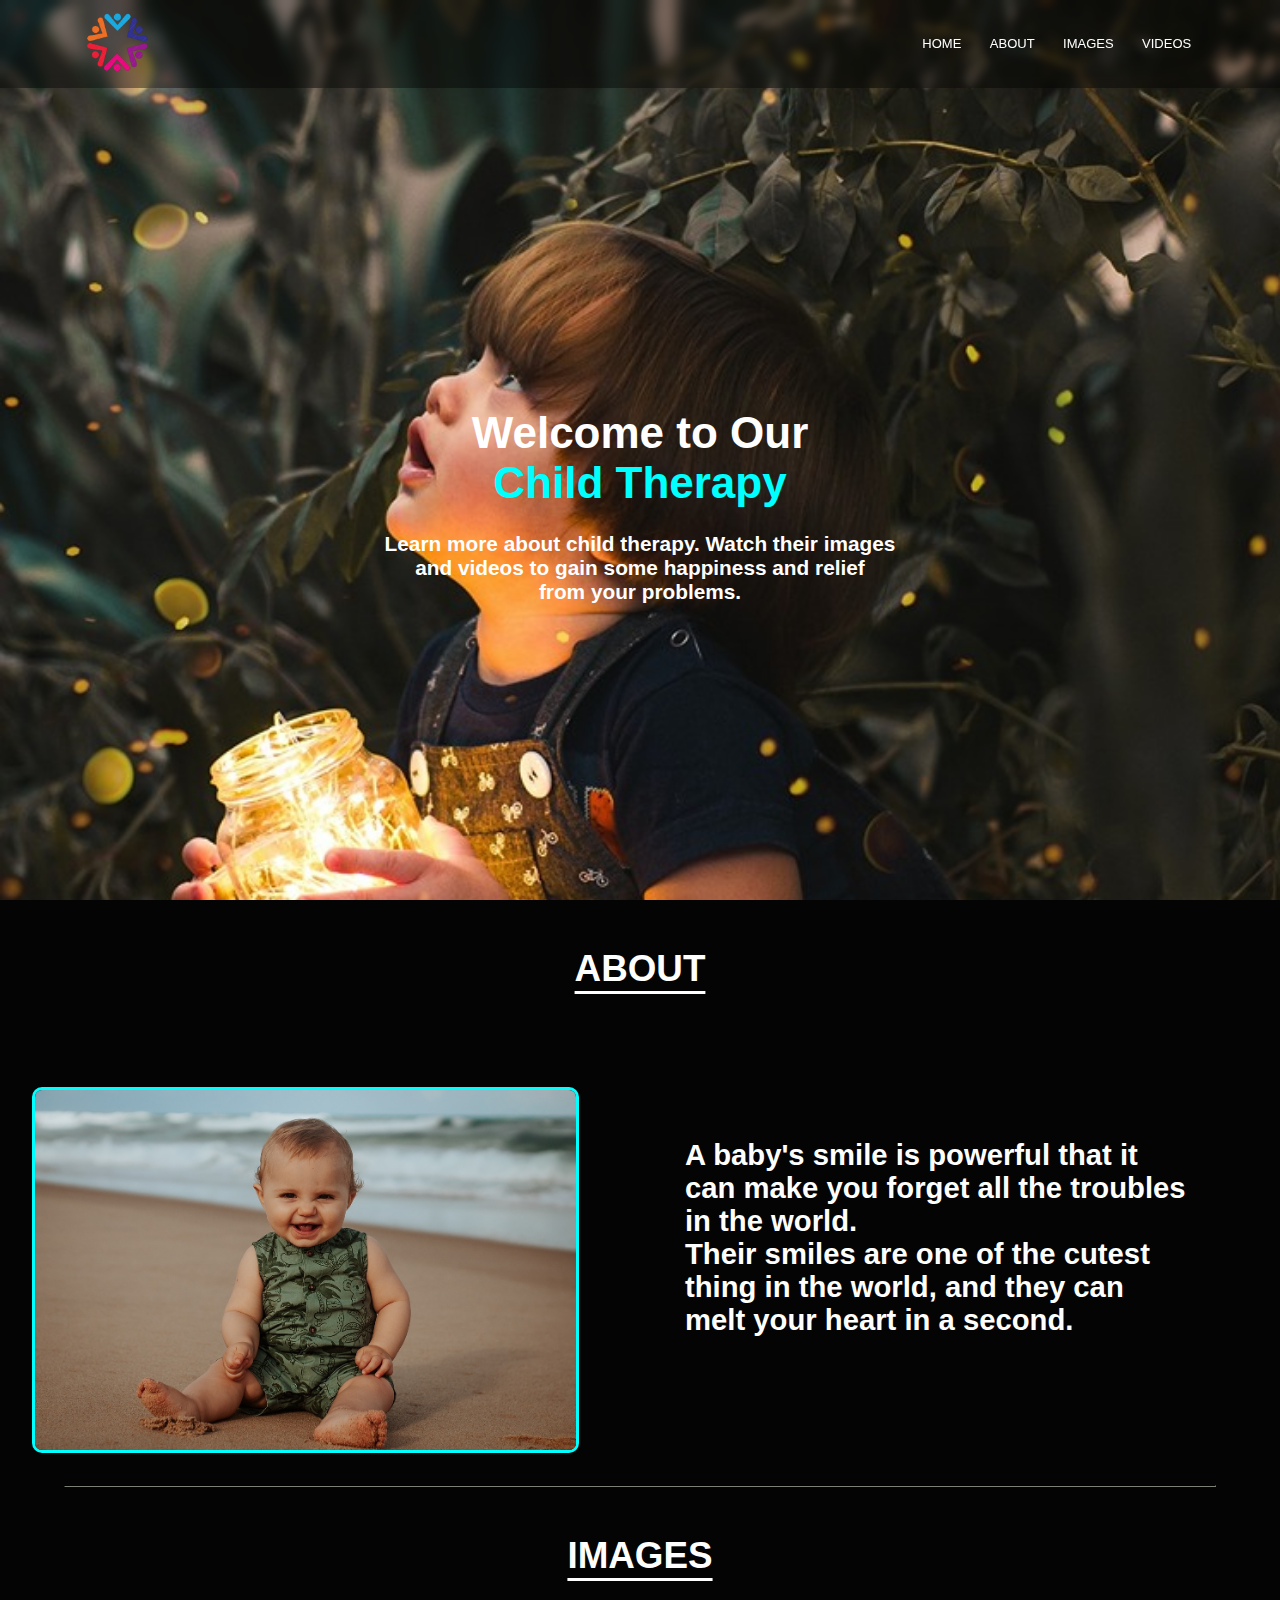
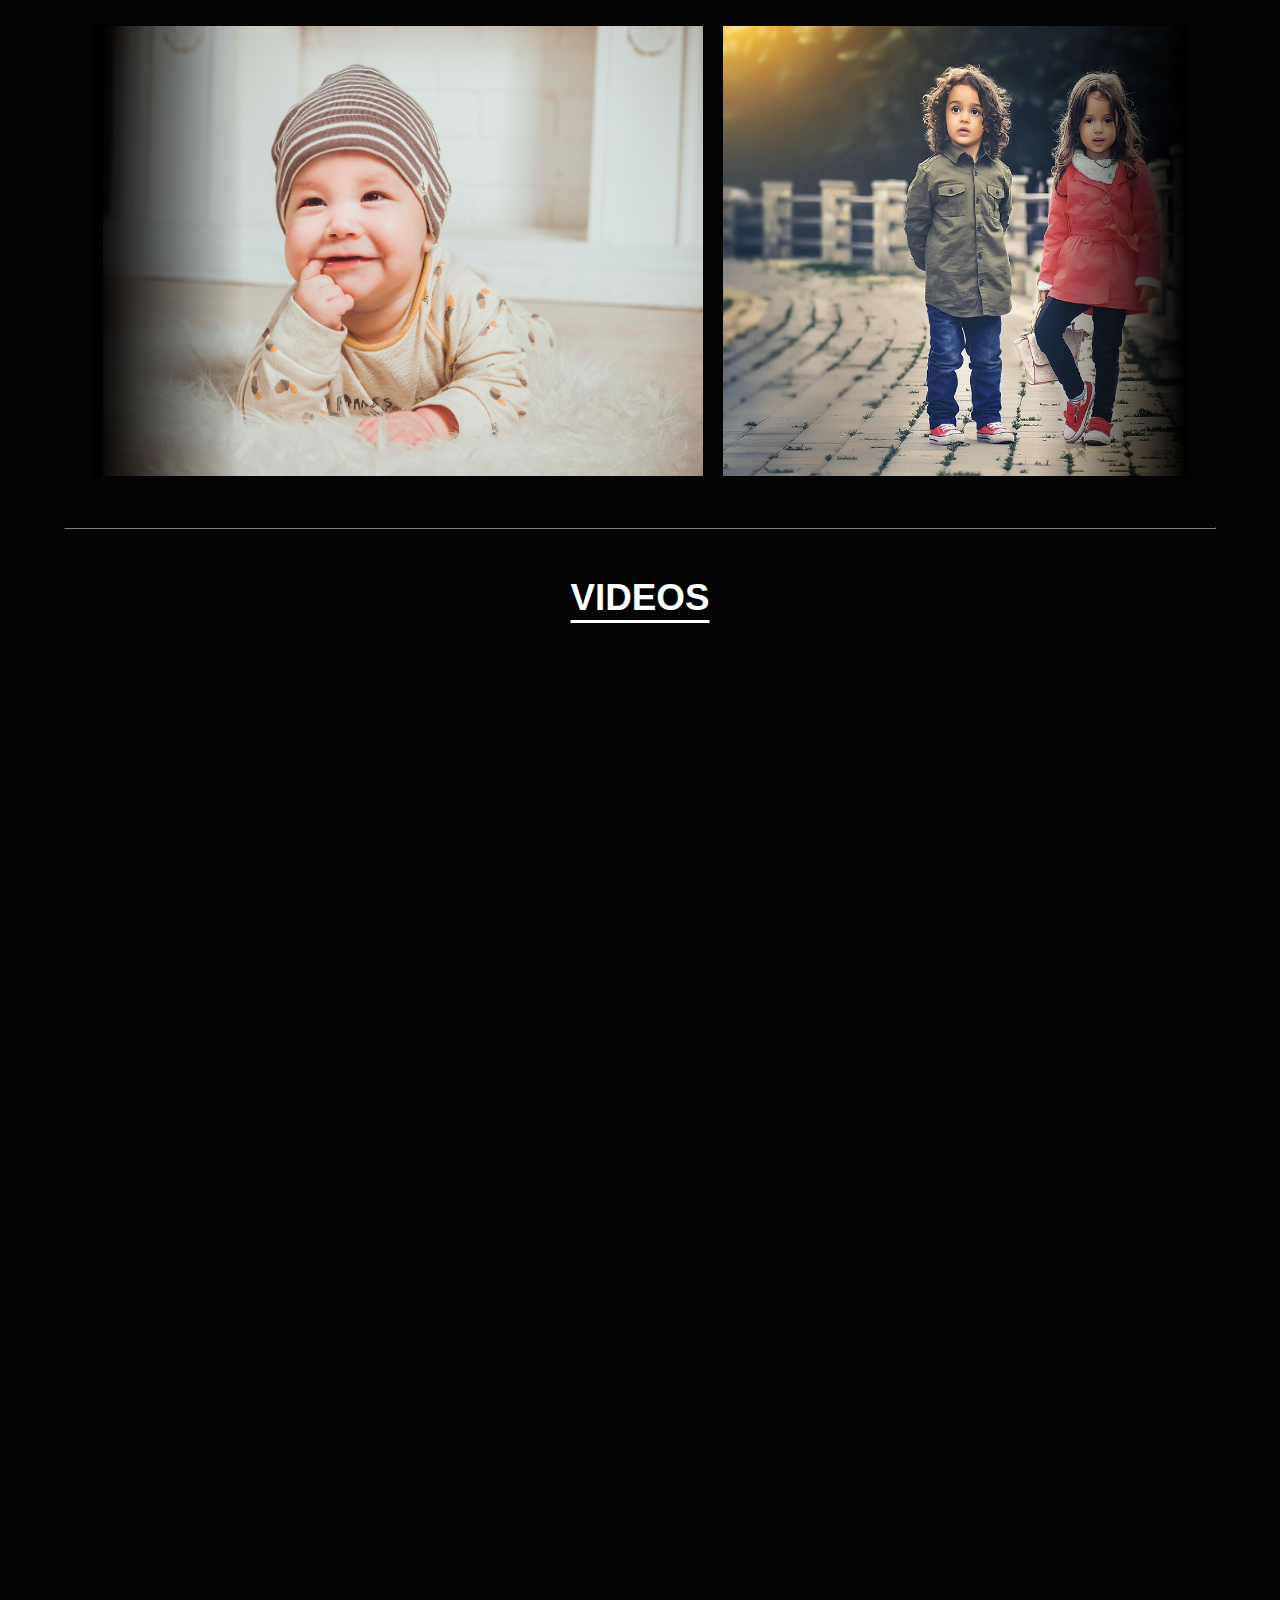
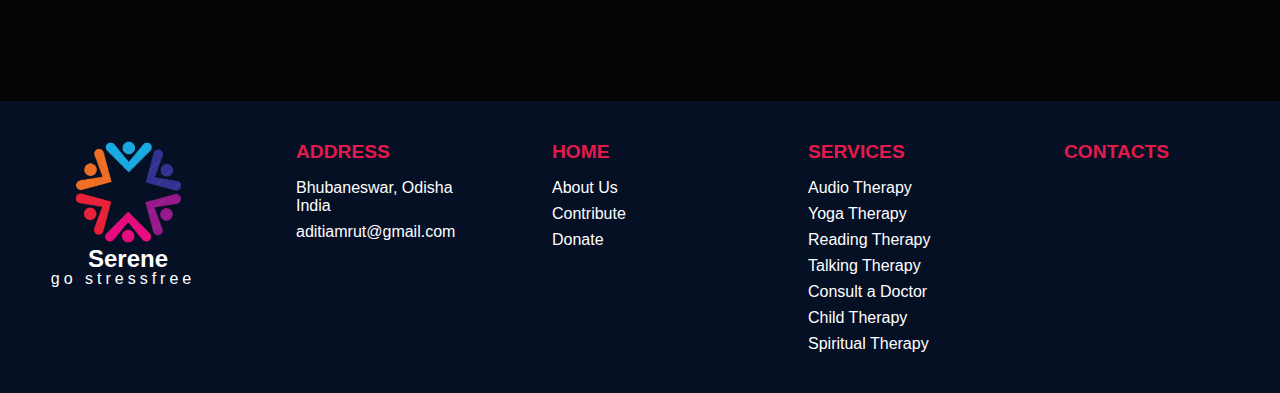
<file: html/childTherapy.html>
<!DOCTYPE html>
<html lang="en">

<head>
  <meta charset="UTF-8" />
  <meta http-equiv="X-UA-Compatible" content="IE=edge" />
  <meta name="viewport" content="width=device-width, initial-scale=1.0" />
  <link rel="icon" href="/images/favicon-enhanced.png" />
  <link rel="preconnect" href="https://fonts.googleapis.com" />
  <link rel="preconnect" href="https://fonts.gstatic.com" crossorigin />
  <link rel="stylesheet" text="text/CSS"
    href="https://cdnjs.cloudflare.com/ajax/libs/font-awesome/6.1.1/css/all.min.css" />
  <link href="https://fonts.googleapis.com/css2?family=Inter:wght@100;400;700&display=swap" rel="stylesheet" />
  <title>Serene - Child Therapy</title>
  <link rel="stylesheet" href="../css/childTherapy.css" />
</head>

<body>
  <!-- Navbar Section -->
  <nav>
    <a href="../index.html"><img class="audio-logo" src="../logo.png" alt="Logo" /></a>

    <div class="nav-links" id="navLinks">
      <ul>
        <li><a href="../index.html">HOME</a></li>
        <li><a href="#about" class=".smooth-scroll">ABOUT</a></li>
        <li><a href="#images" class=".smooth-scroll">IMAGES </a></li>
        <li><a href="#videos" class=".smooth-scroll">VIDEOS </a></li>
      </ul>
    </div>
    <div class="hamburger" id="ham">
      <svg stroke="currentColor" fill="currentColor" stroke-width="0" viewBox="0 0 1024 1024" height="1em" width="1em"
        xmlns="http://www.w3.org/2000/svg">
        <path
          d="M904 160H120c-4.4 0-8 3.6-8 8v64c0 4.4 3.6 8 8 8h784c4.4 0 8-3.6 8-8v-64c0-4.4-3.6-8-8-8zm0 624H120c-4.4 0-8 3.6-8 8v64c0 4.4 3.6 8 8 8h784c4.4 0 8-3.6 8-8v-64c0-4.4-3.6-8-8-8zm0-312H120c-4.4 0-8 3.6-8 8v64c0 4.4 3.6 8 8 8h784c4.4 0 8-3.6 8-8v-64c0-4.4-3.6-8-8-8z">
        </path>
      </svg>
    </div>

  </nav>

  <!-- Mobile Layout Navbar -->
  <div class="menu" id="menu">
    <ul class="menu-link">
      <li><a href="../index.html">HOME</a></li>
      <li><a class="close" href="#about">ABOUT</a></li>
      <li><a class="close" href="#images">IMAGES </a></li>
      <li><a class="close" href="#videos">VIDEOS </a></li>
    </ul>
  </div>
  <!-- Mobile Layout Navbar Ends Here -->

  <!-- Navbar Section Ends Here -->

  <div class="menu" id="menu">
    <ul class="menu-link">
      <li><a href="../index.html">HOME</a></li>
      <li><a class="close" href="#about">ABOUT</a></li>
      <li><a class="close" href="#images">IMAGES </a></li>
      <li><a class="close" href="#videos">VIDEOS </a></li>
    </ul>
  </div>
  <header>
    <div class="center">
      <h1 id="title">Welcome to Our <br><span class="heading-span">Child Therapy</span></h1>
      <h3 id="subtitle">Learn more about child therapy. Watch their images<br> and videos to gain some happiness and
        relief <br> from your problems.</h3>
    </div>
  </header>
  <section id="about" class="about">
    <h1 class="section-headings">ABOUT</h1>
    <div class="bfit">
      <img src="../images/about-child.jpg" width="700" height="600">
      <div class="btext">
        <div class="baby-text">
          <div class="baby-text">
            <h3>A baby's smile is powerful that it can make you forget all the troubles </h3>
          </div>
          <div class="baby-text">
            <h3>in the world.</h3>
          </div>
          <div class="baby-text">
            <h3>Their smiles are one of the cutest thing in the world, and they can</h3>
          </div>
          <div class="baby-text">
            <h3> melt your heart in a second.</h3>
          </div>
        </div>

      </div>
    </div>
    </div>
  </section>
  <hr />
  <section id="images">
    <h1 class="section-headings">IMAGES</h1>
    <div class="main-scroll-div">
      <div>
        <button class="icon" onclick="scrolll()"> <i class="fas fa-angle-double-left"></i></button>
      </div>
      <div class="cover">
        <div class="scroll-images">
          <div class="child"><img class="child-img" src="../images/slider-8.jpg" alt="image"></div>
          <div class="child"><img class="child-img" src="../images/slider-3.jpg" alt="image"></div>
          <div class="child"><img class="child-img" src="../images/slider-4.jpg" alt="image"></div>
          <div class="child"><img class="child-img" src="../images/slider-5.jpg" alt="image"></div>
          <div class="child"><img class="child-img" src="../images/slider-6.jpg" alt="image"></div>
          <div class="child"><img class="child-img" src="../images/slider-2.jpg" alt="image"></div>
          <div class="child"><img class="child-img" src="../images/slider-7.jpg" alt="image"></div>
          <div class="child"><img class="child-img" src="../images/slider-8.jpg" alt="image"></div>
          <div class="child"><img class="child-img" src="../images/slider-9.jpg" alt="image"></div>
        </div>
      </div>
      <div>
        <button class="icon" onclick="scrollr()"> <i class="fas fa-angle-double-right"></i></button>
      </div>
    </div>

    <br>
  </section>
  <hr />
  <!-- Video Section  -->
  <section id="videos">
    <h1 class="section-headings">VIDEOS</h1>
    <div class="collection">
      <div class="video">
        <iframe width="560" height="315" src="https://www.youtube.com/embed/myz0kxHLnLU" title="YouTube video player"
          frameborder="0"
          allow="accelerometer; autoplay; clipboard-write; encrypted-media; gyroscope; picture-in-picture"
          allowfullscreen></iframe>
      </div>
      <div class="video">
        <iframe width="560" height="315" src="https://www.youtube.com/embed/zs21cKJs87E" title="YouTube video player"
          frameborder="0"
          allow="accelerometer; autoplay; clipboard-write; encrypted-media; gyroscope; picture-in-picture"
          allowfullscreen></iframe>
      </div>
      <div class="video">
        <iframe width="560" height="315" src="https://www.youtube.com/embed/1YBheuHma8I" title="YouTube video player"
          frameborder="0"
          allow="accelerometer; autoplay; clipboard-write; encrypted-media; gyroscope; picture-in-picture"
          allowfullscreen></iframe>
      </div>
      <div class="video">
        <iframe width="560" height="315" src="https://www.youtube.com/embed/L49VXZwfup8" title="YouTube video player"
          frameborder="0"
          allow="accelerometer; autoplay; clipboard-write; encrypted-media; gyroscope; picture-in-picture"
          allowfullscreen></iframe>
      </div>
      <div class="video">
        <iframe width="560" height="315" src="https://www.youtube.com/embed/gB12TV38QBo" title="YouTube video player"
          frameborder="0"
          allow="accelerometer; autoplay; clipboard-write; encrypted-media; gyroscope; picture-in-picture"
          allowfullscreen></iframe>
      </div>
      <div class="video">
        <iframe width="560" height="315" src="https://www.youtube.com/embed/GZECezeVg08" title="YouTube video player"
          frameborder="0"
          allow="accelerometer; autoplay; clipboard-write; encrypted-media; gyroscope; picture-in-picture"
          allowfullscreen></iframe>
      </div>
    </div>
  </section>


  <!-- footer start -->
  <footer>
    <div class="footer-container">
      <!--logo and info column-->
      <div class="col">
        <!--logo insert-->
        <img src="../logo.png" alt="logo" class="footlogo" />
        <div class="footercontent">
          <h2 class="footerheading">Serene</h2>
          <p class="footerpara">go stressfree</p>
        </div>
      </div>

      <!--ADDRESS COLUMN-->

      <div class="footer-side-col">
        <div class="col">
          <h3>
            ADDRESS
            <div class="underline"><span></span></div>
          </h3>
          <p>Bhubaneswar, Odisha &nbsp;&nbsp;&nbsp; India</p>
          <p class="email-id"><a href="mailto:aditiamrut@gmail.com">aditiamrut@gmail.com</a></p>
        </div>
        <!--HOME COLUMN-->
        <div class="col">
          <h3>HOME</h3>
          <ul>
            <li><a href="#about">About Us</a></li>
            <li>
              <a href="#">Contribute</a>
            </li>
            <li>
              <a href="#">Donate</a>
            </li>
          </ul>
        </div>
        <!--OUR SERVICES COLUMN-->
        <div class="col">
          <h3>
            SERVICES
            <div class="underline"><span></span></div>
          </h3>
          <ul>
            <li>
              <a href="audioTherapy.html">Audio Therapy</a>
            </li>
            <li>
              <a href="yogatherapy.html">Yoga Therapy</a>
            </li>
            <li>
              <a href="readingTherapy.html">Reading Therapy</a>
            </li>
            <li>
              <a href="talkingTherapy.html">Talking Therapy</a>
            </li>
            <li>
              <a href="https://www.practo.com/counselling-psychology">Consult a Doctor</a>
            </li>
            <li>
              <a href="childTherapy.html">Child Therapy</a>
            </li>
            <li>
              <a href="spirituality.html">Spiritual Therapy</a>
            </li>
          </ul>
        </div>
        <!--CONTACTS COLUMN-->
        <div class="col">
          <h3>
            CONTACTS
            <div class="underline"><span></span></div>
          </h3>
          <div class="social-menu">
            <ul>
              <a href="https://twitter.com/aditiprusty" target="_blank">
                <li><i class="fab fa-2x fa-twitter"></i></li>
              </a>
              <a href="https://github.com/aditiprusty" target="_blank">
                <li><i class="fab fa-2x fa-github"></i></li>
              </a>
              <a href="https://www.linkedin.com/in/aditi-prusty-44987822b/" target="_blank">
                <li><i class="fab fa-2x fa-linkedin-in"></i></li>
              </a>
            </ul>
          </div>
        </div>
      </div>
    </div>
    </div>
  </footer>

  <script src="childTherapy.js"></script>
</body>

</html>
</file>
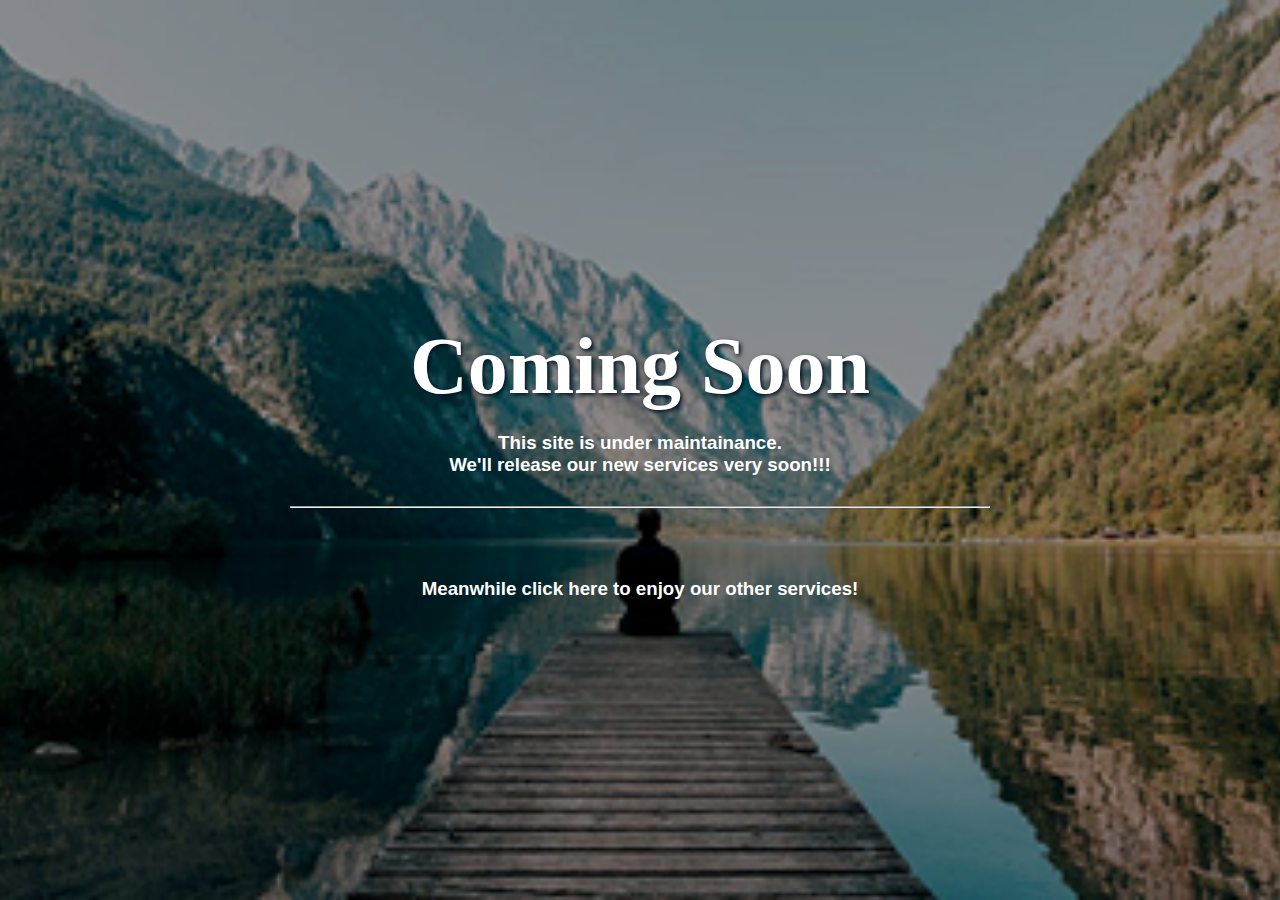
<file: html/comingSoon.html>
<!DOCTYPE html>
<html lang="en">
  <head>
    <meta charset="UTF-8" />
    <meta http-equiv="X-UA-Compatible" content="IE=edge" />
    <meta name="viewport" content="width=device-width, initial-scale=1.0" />
    <link rel ="icon" href="../images/favicon-enhanced.png">
    <link rel="stylesheet" href="../css/styles.css" />
    <link rel="preconnect" href="https://fonts.googleapis.com">
<link rel="preconnect" href="https://fonts.gstatic.com" crossorigin>
<link href="https://fonts.googleapis.com/css2?family=Cedarville+Cursive&family=Dancing+Script&family=Itim&family=Oleo+Script+Swash+Caps&family=Permanent+Marker&display=swap" rel="stylesheet">
    <title>Serene - Coming Soon</title>
  </head>
  <body>
      <h1>Coming Soon</h1>
      <h3>This site is under maintainance.<br />We'll release our new services very
        soon!!!</h3>
      <hr>
      <p id="launch"></p>
      <h3><a href="https://Serene-stress-free.netlify.app/#services">Meanwhile click here to enjoy our other services!</a></h3>
  
    </body>
<!--     <script src="../js/comingSoon.js"></script> -->
</html>
</file>
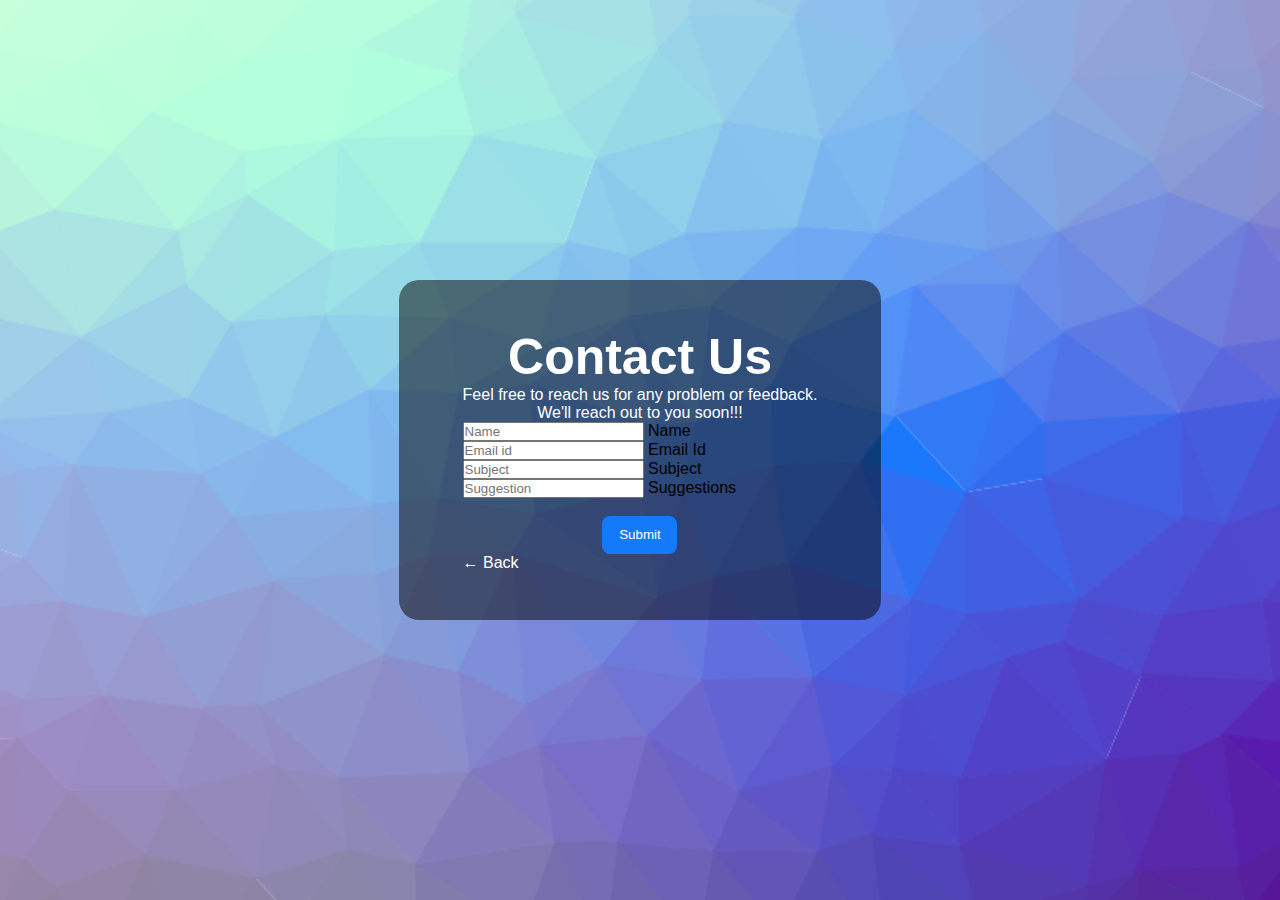
<file: html/contact.html>
<!DOCTYPE html>
<html lang="en">

<head>
    <meta charset="UTF-8" />
    <meta http-equiv="X-UA-Compatible" content="IE=edge" />
    <meta name="viewport" content="width=device-width, initial-scale=1.0" />
    <link rel="icon" href="/images/favicon-enhanced.png">
    <title>Serene - Contact Us</title>
    <link rel="stylesheet" href="css/contact.css" />
    <link rel="stylesheet" href="https://cdn.jsdelivr.net/npm/bootstrap@5.2.0/dist/css/bootstrap.min.css">
</head>

<body onload="myfunction()">
    <div id="load"></div>
    <!-- Contact Us Section -->
    <section id="contact">
        <div class="form-container">
            <div class="header">
                <h1>Contact Us</h1>
                <p>
                    Feel free to reach us for any problem or feedback.<br />We'll reach
                    out to you soon!!!
                </p>
            </div>

            <form action="https://formspree.io/f/mvoygqdg" method="POST">
                <div class="form-floating mb-3">
                    <input type="text" name="name" class="name form-control" id="floatingInput" placeholder="Name" required>
                    <label for="name">Name</label>
                </div>

                <div class="form-floating mb-3">
                    <input type="email" name="email" class="email form-control" id="floatingInput" placeholder="Email id" required>
                    <label for="email">Email Id</label>
                </div>

                <div class="form-floating mb-3">
                    <input type="text" name="subject" class="subject form-control" id="floatingInput" placeholder="Subject" required>
                    <label for="subject">Subject</label>
                </div>

                <div class="form-floating mb-3">
                    <input type="text" name="suggestion" class="suggestion form-control" id="floatingInput" placeholder="Suggestion" required>
                    <label for="suggestion">Suggestions</label>
                </div>

                <a class="atag" href="mailto:Serene665@gmail.com"><button type="submit" class="btn">Submit</button></a>
            </form>
            <p><a class="tag" href="../index.html">&#8592; Back</a></p>
        </div>
    </section>
    <script>
        var preloader = document.getElementById('load');
        function myfunction(){
            preloader.style.display='none';
        }
    </script>
</body>

</html>
<script src="https://cdn.jsdelivr.net/npm/bootstrap@5.2.0/dist/js/bootstrap.bundle.min.js"></script>
</file>
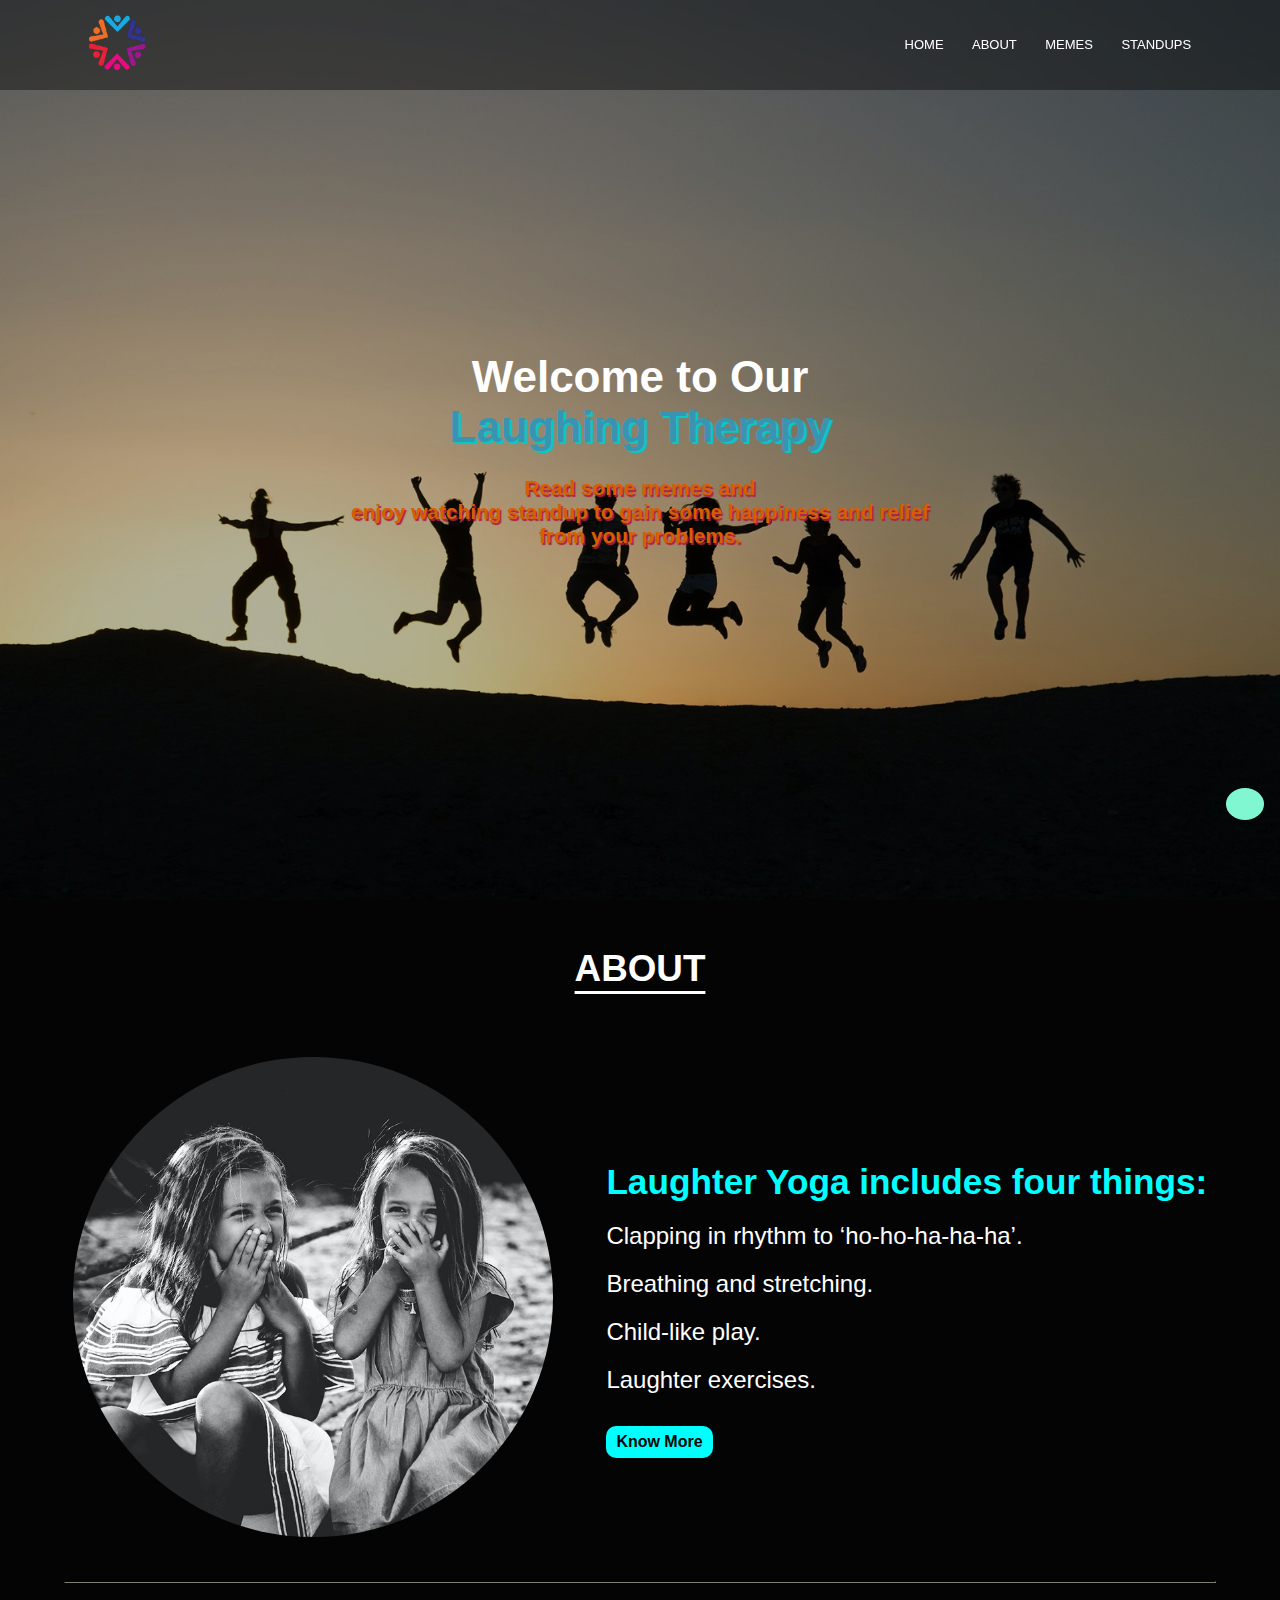
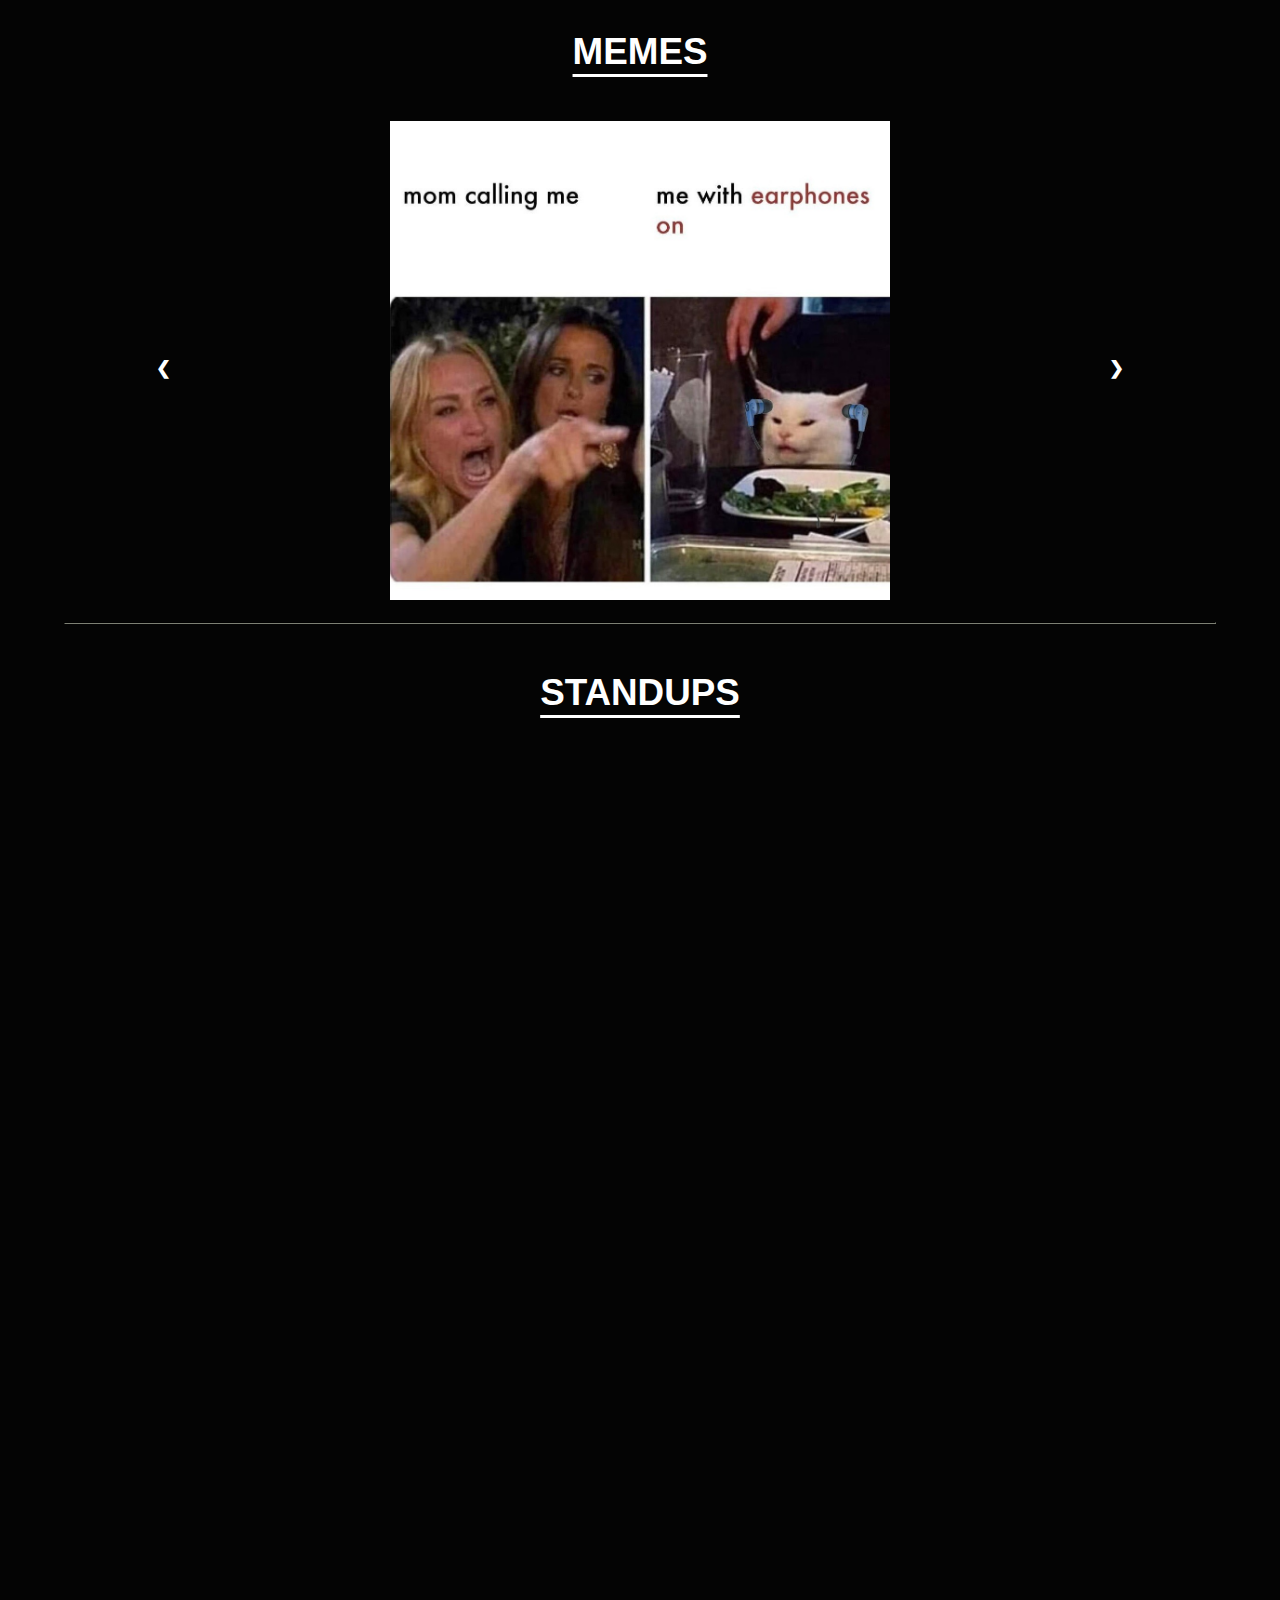
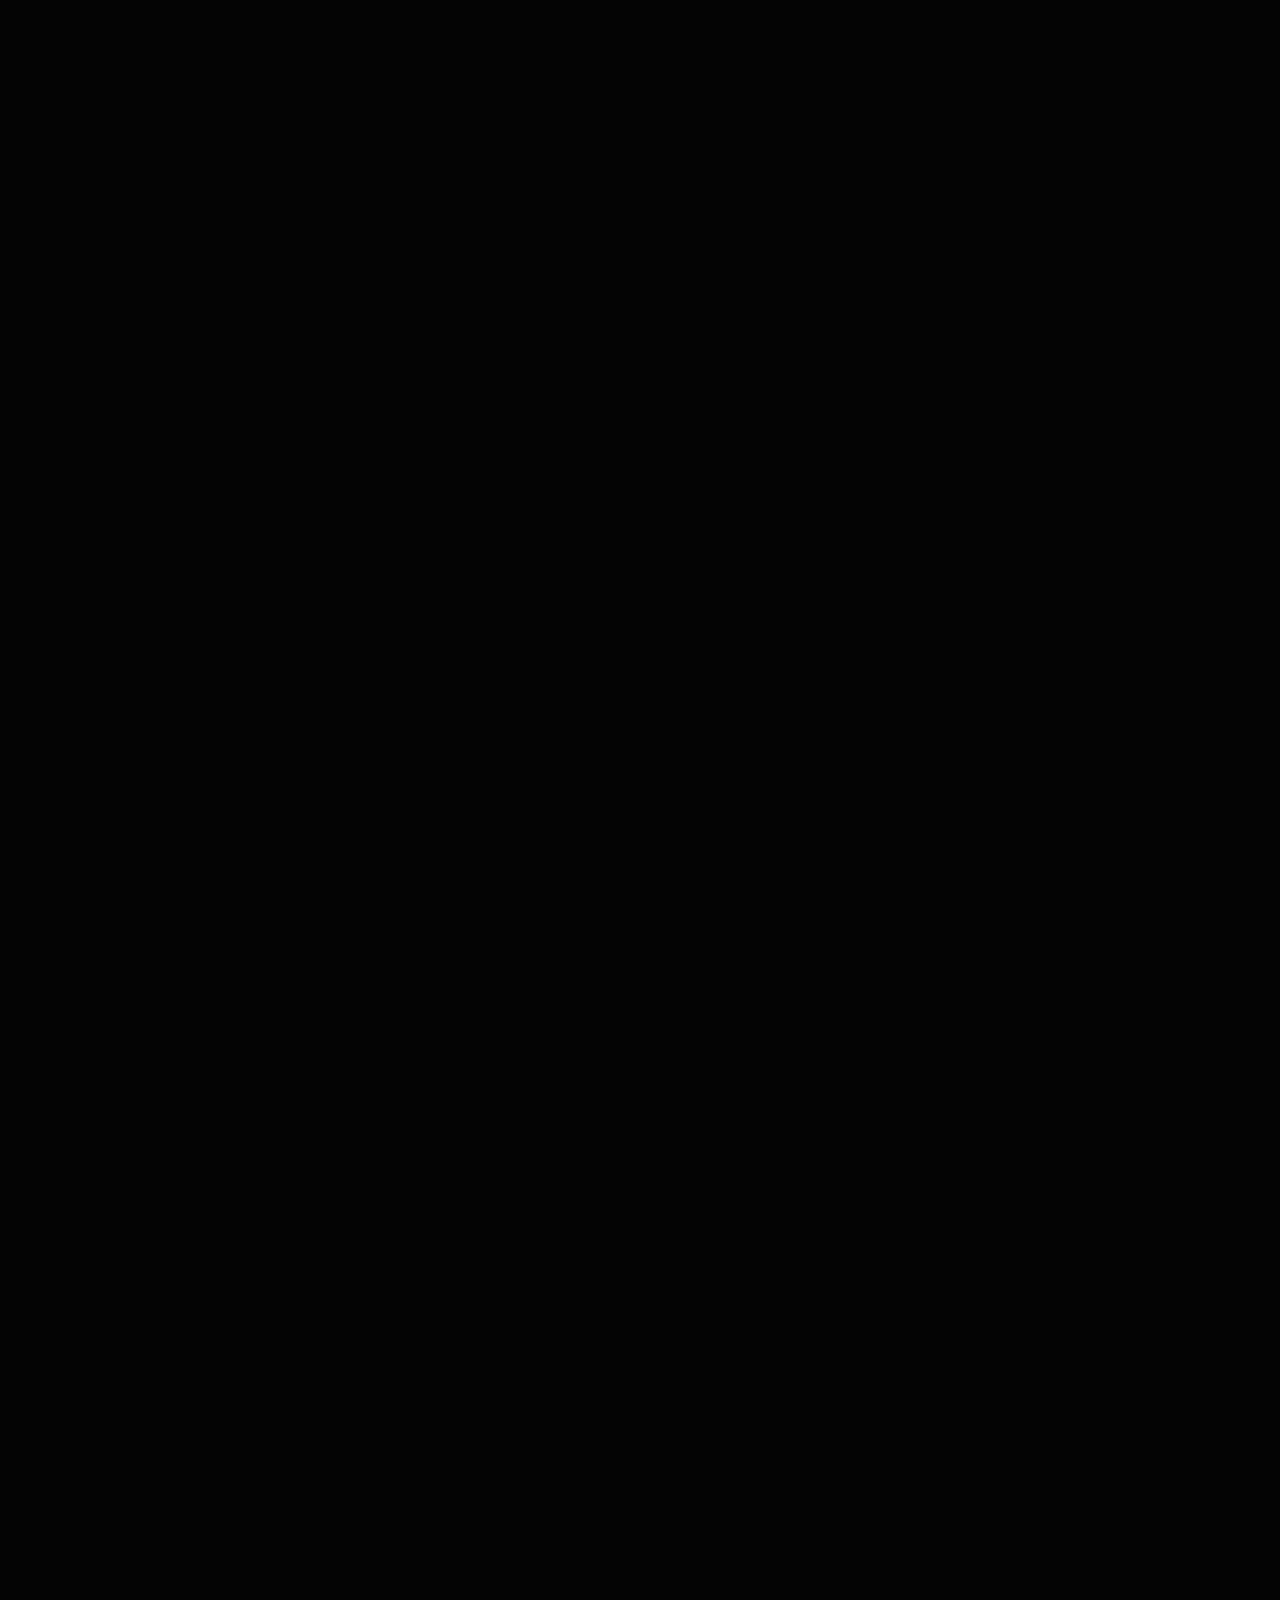
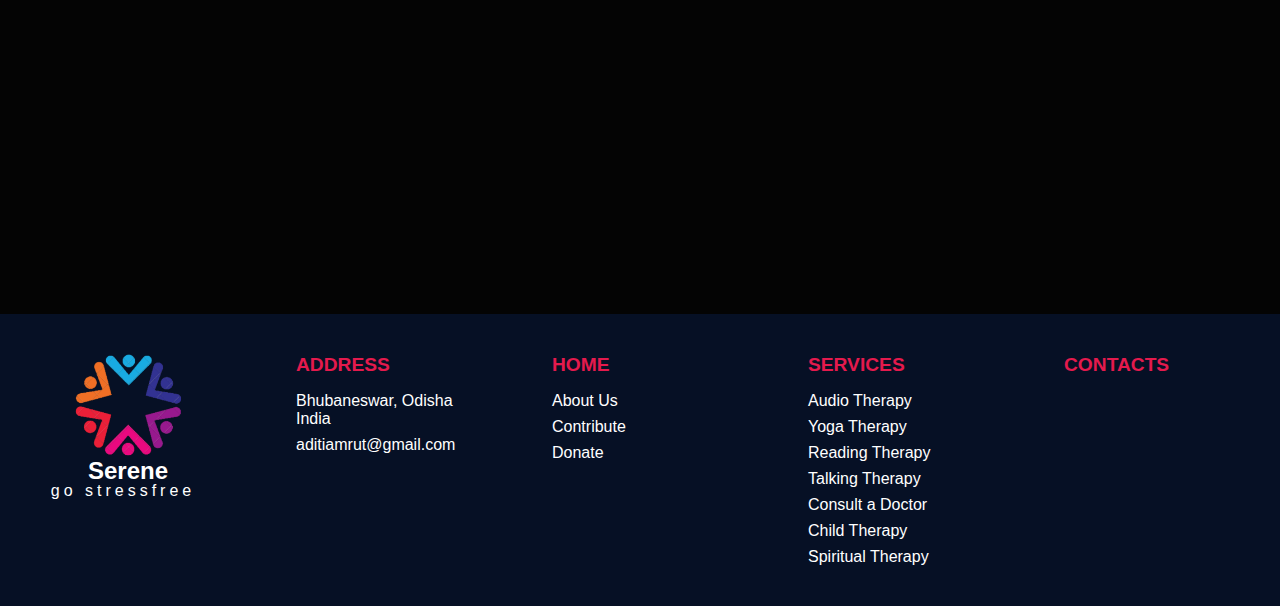
<file: html/laughTherapy.html>
<!DOCTYPE html>
<html lang="en">

<head>
  <meta charset="UTF-8" />
  <meta http-equiv="X-UA-Compatible" content="IE=edge" />
  <meta name="viewport" content="width=device-width, initial-scale=1.0" />
  <link rel="icon" href="/images/favicon-enhanced.png" />
  <title>Serene - Laughing Therapy</title>
  <link rel="stylesheet" href="css/laugh.css" />
  <link rel="stylesheet" text="text/CSS"
    href="https://cdnjs.cloudflare.com/ajax/libs/font-awesome/6.1.1/css/all.min.css" />
  <link href="https://unpkg.com/aos@2.3.1/dist/aos.css" rel="stylesheet">
</head>

<body onload="myfunction()" id="main">
  <div id="load">
    <div style="background-color: white; height: 25vh; width: 100%; position: relative; top: -70px;"></div>
  </div>
  <div id="back-top-div" class="back-top-wrap">
    <i class="fas fa-arrow-up"></i>
  </div>


  <nav>
    <a href="../index.html"><img class="audio-logo" src="../logo.png" alt="Logo" /></a>

    <div class="nav-links" id="navLinks">
      <ul>
        <li><a href="../index.html">HOME</a></li>
        <li><a href="#about">ABOUT</a></li>
        <li><a href="#memes">MEMES </a></li>
        <li><a href="#standups">STANDUPS </a></li>
      </ul>
    </div>

    <div class="hamburger" id="ham">
      <svg stroke="currentColor" fill="currentColor" stroke-width="0" viewBox="0 0 1024 1024" height="1em" width="1em"
        xmlns="http://www.w3.org/2000/svg">
        <path
          d="M904 160H120c-4.4 0-8 3.6-8 8v64c0 4.4 3.6 8 8 8h784c4.4 0 8-3.6 8-8v-64c0-4.4-3.6-8-8-8zm0 624H120c-4.4 0-8 3.6-8 8v64c0 4.4 3.6 8 8 8h784c4.4 0 8-3.6 8-8v-64c0-4.4-3.6-8-8-8zm0-312H120c-4.4 0-8 3.6-8 8v64c0 4.4 3.6 8 8 8h784c4.4 0 8-3.6 8-8v-64c0-4.4-3.6-8-8-8z">
        </path>
      </svg>
    </div>
  </nav>

  <div class="menu" id="menu">
    <ul class="menu-link">
      <li><a href="../index.html">HOME</a></li>
      <li><a onclick="closeMenu()" href="#about">ABOUT</a></li>
      <li><a onclick="closeMenu()" href="#memes">MEMES </a></li>
      <li><a onclick="closeMenu()" href="#standups">STANDUPS </a></li>
    </ul>
  </div>

  <header>
    <div class="filter"></div>
    <div class="center">
      <h1 data-aos="fade-down" id="title">Welcome to Our <br><span class="heading-span">Laughing Therapy</span></h1>
      <h3 data-aos="fade-up-right" data-aos-duration="1500" id="subtitle">Read some memes and <br>enjoy watching standup
        to gain some happiness and relief <br> from your problems.</h3>
    </div>
  </header>

  <section id="about">
    <h1 data-aos="flip-right" class="section-headings">ABOUT</h1>
    <div class="about-container">
      <div data-aos="fade-up-right" data-aos-duration="5000" class="image">
        <img src="../images/laugh.jpg" alt="">
      </div>
      <div class="about-content">
        <h4 data-aos="fade-up-left" class="one"> Laughter Yoga includes four things:</h4>
        <ol class="about-list">
          <li data-aos="fade-left">Clapping in rhythm to ‘ho-ho-ha-ha-ha’.</li>
          <li data-aos="fade-left">Breathing and stretching.</li>
          <li data-aos="fade-left">Child-like play.</li>
          <li data-aos="fade-left">Laughter exercises.</li>
        </ol>
        <a href="https://www.healthline.com/nutrition/laughing-yoga" target="_blank">Know More</a>
      </div>
    </div>
  </section>
  <hr />
  <section id="memes">
    <h1 data-aos="zoom-out" class="section-headings">MEMES</h1>
    <div data-aos="flip-up" class="slideshow-container">
      <div class="mySlides fade">
        <img src="../images/meme1.jpg" style="width:50%; margin-left: 25%;">
      </div>

      <div data-aos="flip-up" class="mySlides fade">
        <img src="../images/meme2.jpg" style="width:50%; margin-left: 25%;">
      </div>

      <div data-aos="flip-up" class="mySlides fade">
        <img src="../images/meme3.jpg" style="width:50%; margin-left: 25%;">
      </div>

      <div data-aos="flip-up" class="mySlides fade">
        <img src="../images/meme4.jpg" style="width:50%; margin-left: 25%;">
      </div>

      <div data-aos="flip-up" class="mySlides fade">
        <img src="../images/meme5.jpg" style="width:50%; margin-left: 25%;">
      </div>

      <div data-aos="flip-up" class="mySlides fade">
        <img src="../images/meme6.jpg" style="width:50% ; margin-left: 25%;">
      </div>

      <!-- Next and previous buttons -->
      <a class="prev" onclick="plusSlides(-1)">&#10094;</a>
      <a class="next" onclick="plusSlides(1)">&#10095;</a>
    </div>
    <br>
  </section>
  <hr />
  <section id="standups">
    <h1 data-aos="zoom-in-up" class="section-headings">STANDUPS</h1>
    <div class="collection">
      <div data-aos="flip-down" class="video">
        <iframe width="100%" height="330" src="https://www.youtube.com/embed/Tqsz6fjvhZM" title="YouTube video player"
          frameborder="0"
          allow="accelerometer; autoplay; clipboard-write; encrypted-media; gyroscope; picture-in-picture"
          allowfullscreen>
        </iframe>
      </div>
      <div data-aos="flip-down" class="video">
        <iframe width="100%" height="330" src="https://www.youtube.com/embed/Y2Oj9gllHno?start=16"
          title="YouTube video player" frameborder="0"
          allow="accelerometer; autoplay; clipboard-write; encrypted-media; gyroscope; picture-in-picture"
          allowfullscreen>
        </iframe>
      </div>
      <div data-aos="flip-down" class="video">
        <iframe width="100%" height="330" src="https://www.youtube.com/embed/XDlyS4N__3o?start=22"
          title="YouTube video player" frameborder="0"
          allow="accelerometer; autoplay; clipboard-write; encrypted-media; gyroscope; picture-in-picture"
          allowfullscreen>
        </iframe>
      </div>
      <div data-aos="flip-down" class="video">
        <iframe width="100%" height="330" src="https://www.youtube.com/embed/z12bz7adLKI" title="YouTube video player"
          frameborder="0"
          allow="accelerometer; autoplay; clipboard-write; encrypted-media; gyroscope; picture-in-picture"
          allowfullscreen>
        </iframe>
      </div>
      <div data-aos="flip-down" class="video">
        <iframe width="100%" height="330" src="https://www.youtube.com/embed/4H5dtevdkEY" title="YouTube video player"
          frameborder="0"
          allow="accelerometer; autoplay; clipboard-write; encrypted-media; gyroscope; picture-in-picture"
          allowfullscreen>
        </iframe>
      </div>
      <div data-aos="flip-down" class="video">
        <iframe width="100%" height="330" src="https://www.youtube.com/embed/J38ZBIvLank" title="YouTube video player"
          frameborder="0"
          allow="accelerometer; autoplay; clipboard-write; encrypted-media; gyroscope; picture-in-picture"
          allowfullscreen>
        </iframe>
      </div>
      <div data-aos="flip-down" class="video">
        <iframe width="100%" height="330" src="https://www.youtube.com/embed/dtaJzUbQS7E" title="YouTube video player"
          frameborder="0"
          allow="accelerometer; autoplay; clipboard-write; encrypted-media; gyroscope; picture-in-picture"
          allowfullscreen>
        </iframe>
      </div>
      <div data-aos="flip-down" class="video">
        <iframe width="100%" height="330" src="https://www.youtube.com/embed/8PtsKRBgLrA" title="YouTube video player"
          frameborder="0"
          allow="accelerometer; autoplay; clipboard-write; encrypted-media; gyroscope; picture-in-picture"
          allowfullscreen>
        </iframe>
      </div>
      <div data-aos="flip-down" class="video">
        <iframe width="100%" height="330" src="https://www.youtube.com/embed/cHLM9L_5gj0" title="YouTube video player"
          frameborder="0"
          allow="accelerometer; autoplay; clipboard-write; encrypted-media; gyroscope; picture-in-picture"
          allowfullscreen>
        </iframe>
      </div>
      <div data-aos="flip-down" class="video">
        <iframe width="100%" height="330" src="https://www.youtube.com/embed/injU8xUHoyU" title="YouTube video player"
          frameborder="0"
          allow="accelerometer; autoplay; clipboard-write; encrypted-media; gyroscope; picture-in-picture"
          allowfullscreen>
        </iframe>
      </div>
      <div data-aos="flip-down" class="video">
        <iframe width="100%" height="330" src="https://www.youtube.com/embed/KKnhgkmV7k8" title="YouTube video player"
          frameborder="0"
          allow="accelerometer; autoplay; clipboard-write; encrypted-media; gyroscope; picture-in-picture"
          allowfullscreen>
        </iframe>
      </div>
      <div data-aos="flip-down" class="video">
        <iframe width="100%" height="330" src="https://www.youtube.com/embed/_9x9zagDbks" title="YouTube video player"
          frameborder="0"
          allow="accelerometer; autoplay; clipboard-write; encrypted-media; gyroscope; picture-in-picture"
          allowfullscreen>
        </iframe>
      </div>
      <div data-aos="flip-down" class="video">
        <iframe width="100%" height="330" src="https://www.youtube.com/embed/L9pA6sZZjeY" title="YouTube video player"
          frameborder="0"
          allow="accelerometer; autoplay; clipboard-write; encrypted-media; gyroscope; picture-in-picture"
          allowfullscreen>
        </iframe>
      </div>
      <div data-aos="flip-down" class="video">
        <iframe width="100%" height="330" src="https://www.youtube.com/embed/MLOp3iQFlXY" title="YouTube video player"
          frameborder="0"
          allow="accelerometer; autoplay; clipboard-write; encrypted-media; gyroscope; picture-in-picture"
          allowfullscreen>
        </iframe>
      </div>
      <div data-aos="flip-down" class="video">
        <iframe width="100%" height="330" src="https://www.youtube.com/embed/AhacYw9dkyE" title="YouTube video player"
          frameborder="0"
          allow="accelerometer; autoplay; clipboard-write; encrypted-media; gyroscope; picture-in-picture"
          allowfullscreen>
        </iframe>
      </div>
      <div data-aos="flip-down" class="video">
        <iframe width="100%" height="330" src="https://www.youtube.com/embed/qkxuFKqJXWY" title="YouTube video player"
          frameborder="0"
          allow="accelerometer; autoplay; clipboard-write; encrypted-media; gyroscope; picture-in-picture"
          allowfullscreen>
        </iframe>
      </div>
    </div>
  </section>

  <!-- footer start -->
  <footer>
    <div class="footer-container">
      <!--logo and info column-->
      <div class="col">
        <!--logo insert-->
        <img src="../logo.png" alt="logo" class="footlogo" />
        <div class="footercontent">
          <h2 class="footerheading">Serene</h2>
          <p class="footerpara">go stressfree</p>
        </div>
      </div>

      <!--ADDRESS COLUMN-->

      <div class="footer-side-col">
        <div class="col">
          <h3>
            ADDRESS
            <div class="underline"><span></span></div>
          </h3>
          <p>Bhubaneswar, Odisha &nbsp;&nbsp;&nbsp; India</p>
          <p class="email-id"><a href="mailto:aditiamrut@gmail.com">aditiamrut@gmail.com</a></p>
        </div>
        <!--HOME COLUMN-->
        <div class="col">
          <h3>HOME</h3>
          <ul>
            <li><a href="#about">About Us</a></li>
            <li>
              <a href="#">Contribute</a>
            </li>
            <li>
              <a href="#">Donate</a>
            </li>
          </ul>
        </div>
        <!--OUR SERVICES COLUMN-->
        <div class="col">
          <h3>
            SERVICES
            <div class="underline"><span></span></div>
          </h3>
          <ul>
            <li>
              <a href="audioTherapy.html">Audio Therapy</a>
            </li>
            <li>
              <a href="yogatherapy.html">Yoga Therapy</a>
            </li>
            <li>
              <a href="readingTherapy.html">Reading Therapy</a>
            </li>
            <li>
              <a href="talkingTherapy.html">Talking Therapy</a>
            </li>
            <li>
              <a href="https://www.practo.com/counselling-psychology">Consult a Doctor</a>
            </li>
            <li>
              <a href="childTherapy.html">Child Therapy</a>
            </li>
            <li>
              <a href="spirituality.html">Spiritual Therapy</a>
            </li>
          </ul>
        </div>
        <!--CONTACTS COLUMN-->
        <div class="col">
          <h3>
            CONTACTS
            <div class="underline"><span></span></div>
          </h3>
          <div class="social-menu">
            <ul>
              <a href="https://twitter.com/aditiprusty" target="_blank">
                <li><i class="fab fa-2x fa-twitter"></i></li>
              </a>
              <a href="https://github.com/aditiprusty" target="_blank">
                <li><i class="fab fa-2x fa-github"></i></li>
              </a>
              <a href="https://www.linkedin.com/in/aditi-prusty-44987822b/" target="_blank">
                <li><i class="fab fa-2x fa-linkedin-in"></i></li>
              </a>
            </ul>
          </div>
        </div>
      </div>
    </div>
    </div>
  </footer>


  <script>
    const ham = document.getElementById("ham");
    const menu = document.getElementById("menu");
    const close = document.querySelectorAll('.close');
    const closeMenu = () => {
      if (menu.classList.contains("open")) {
        menu.classList.remove("open");

        console.log("open");
      }
      ham.innerHTML = '<svg stroke="currentColor" fill="currentColor" stroke-width="0" viewBox="0 0 1024 1024" height="1em" width="1em" xmlns="http://www.w3.org/2000/svg"><path d="M904 160H120c-4.4 0-8 3.6-8 8v64c0 4.4 3.6 8 8 8h784c4.4 0 8-3.6 8-8v-64c0-4.4-3.6-8-8-8zm0 624H120c-4.4 0-8 3.6-8 8v64c0 4.4 3.6 8 8 8h784c4.4 0 8-3.6 8-8v-64c0-4.4-3.6-8-8-8zm0-312H120c-4.4 0-8 3.6-8 8v64c0 4.4 3.6 8 8 8h784c4.4 0 8-3.6 8-8v-64c0-4.4-3.6-8-8-8z"></path></svg>'
    }

    const toggleMenu = () => {
      if (menu.classList.contains("open")) {
        menu.classList.remove("open");
        ham.innerHTML = '<svg stroke="currentColor" fill="currentColor" stroke-width="0" viewBox="0 0 1024 1024" height="1em" width="1em" xmlns="http://www.w3.org/2000/svg"><path d="M904 160H120c-4.4 0-8 3.6-8 8v64c0 4.4 3.6 8 8 8h784c4.4 0 8-3.6 8-8v-64c0-4.4-3.6-8-8-8zm0 624H120c-4.4 0-8 3.6-8 8v64c0 4.4 3.6 8 8 8h784c4.4 0 8-3.6 8-8v-64c0-4.4-3.6-8-8-8zm0-312H120c-4.4 0-8 3.6-8 8v64c0 4.4 3.6 8 8 8h784c4.4 0 8-3.6 8-8v-64c0-4.4-3.6-8-8-8z"></path></svg>'
        console.log("open");
      } else {
        menu.classList.add("open");
        ham.innerHTML = '<svg stroke="currentColor" fill="currentColor" stroke-width="0" viewBox="0 0 1024 1024" height="1em" width="1em" xmlns="http://www.w3.org/2000/svg"><path d="M563.8 512l262.5-312.9c4.4-5.2.7-13.1-6.1-13.1h-79.8c-4.7 0-9.2 2.1-12.3 5.7L511.6 449.8 295.1 191.7c-3-3.6-7.5-5.7-12.3-5.7H203c-6.8 0-10.5 7.9-6.1 13.1L459.4 512 196.9 824.9A7.95 7.95 0 0 0 203 838h79.8c4.7 0 9.2-2.1 12.3-5.7l216.5-258.1 216.5 258.1c3 3.6 7.5 5.7 12.3 5.7h79.8c6.8 0 10.5-7.9 6.1-13.1L563.8 512z"></path></svg>'
        console.log("close");
      }
    };
    ham.addEventListener("click", toggleMenu);
    close.forEach(ele => {
      ele.addEventListener("click", closeMenu);
    }
    )
    ham.addEventListener("click", toggleMenu);
    let slideIndex = 1;
    showSlides(slideIndex);
    function plusSlides(n) {
      showSlides(slideIndex += n);
    }
    function currentSlide(n) {
      showSlides(slideIndex = n);
    }

    function showSlides(n) {
      let i;
      let slides = document.getElementsByClassName("mySlides");
      let dots = document.getElementsByClassName("dot");
      if (n > slides.length) { slideIndex = 1 }
      if (n < 1) { slideIndex = slides.length }
      for (i = 0; i < slides.length; i++) {
        slides[i].style.display = "none";
      }
      for (i = 0; i < dots.length; i++) {
        dots[i].className = dots[i].className.replace(" active", "");
      }
      slides[slideIndex - 1].style.display = "block";
      dots[slideIndex - 1].className += " active";
    }
  </script>
  <script>
    var preloader = document.getElementById('load');
    var scroll = document.getElementById('main');
    function myfunction() {
      preloader.style.display = 'none';
      scroll.style.overflow = 'scroll';
    }
    const backTopElement = document.getElementById("back-top-div");
    const minScolledAmountToBackTop = 800;

    window.addEventListener("scroll", () => {
      if (window.scrollY < minScolledAmountToBackTop) {
        backTopElement.classList.add("hidden");
      } else {
        backTopElement.classList.remove("hidden");
      }
    });

    const backTop = () => {
      window.scrollTo(0, 0);
    };

    backTopElement.addEventListener("click", backTop);
    ham.addEventListener("click", toggleMenu);
  </script>
  <script src="https://unpkg.com/aos@2.3.1/dist/aos.js"></script>
  <script>
    AOS.init();
  </script>
</body>

</html>
</file>
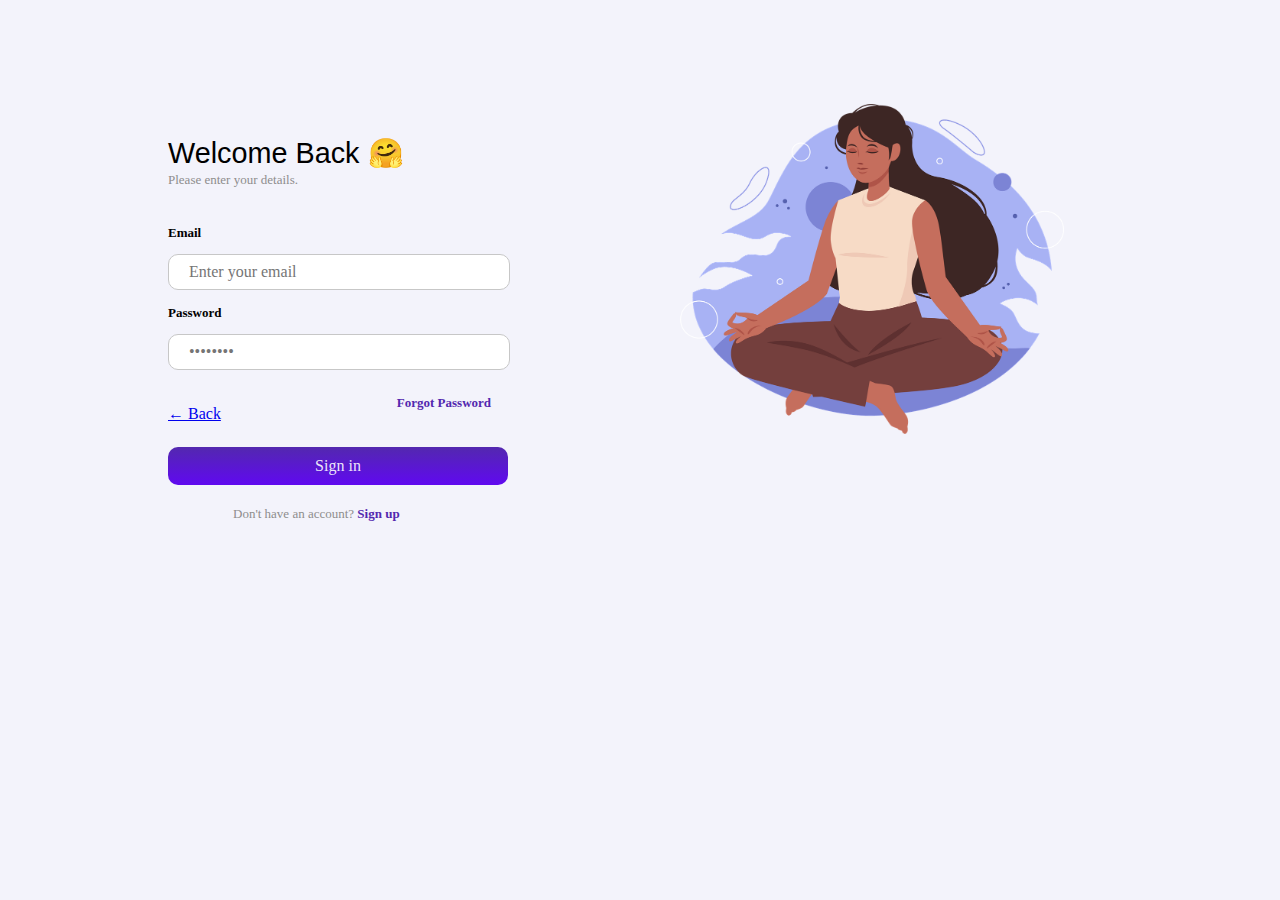
<file: html/login.html>
<!DOCTYPE html>
<html lang="en">
  <head>
    <meta charset="UTF-8" />
    <meta http-equiv="X-UA-Compatible" content="IE=edge" />
    <meta name="viewport" content="width=device-width, initial-scale=1.0" />
    <link rel="icon" href="/images/favicon-enhanced.png" />
    <link rel="stylesheet" href="css/login.css" />
    <link rel="stylesheet" href="https://cdnjs.cloudflare.com/ajax/libs/font-awesome/5.13.0/css/all.min.css">
    <title>Sukoon - Login</title>
  </head>
  <body onload="myfunction()">
    <div id="load">
      <div
        style="
          background-color: white;
          height: 25vh;
          width: 100%;
          position: relative;
          top: -70px;
        "
      ></div>
    </div>
    <img src="/images/signupill.png" alt="" />
    <div class="login">
      <div class="welcome">
        <h1 class="titletext">Welcome Back &#x1F917</h1>
        <span>Please enter your details.</span>
      </div>
      <div class="inputs">
        <span>Email<br /></span>
        <input class="inputbox" placeholder="Enter your email" /><br />
        <span>Password<br /></span>
        <input type="password" class="inputbox" placeholder="••••••••"  id="id_password">
        <i class="far fa-eye" id="togglePassword" style="margin-left: -30px; cursor: pointer;"></i>
      </div>
      <div class="forgotpass">
        <span>Forgot Password</span>
      </div>
      <p class="back"><a class="tag" href="/index.html">&#8592; Back</a></p>
      <div class="button">
        <input type="button" class="signin" value="Sign in" />
      </div>
      <div class="signupline">
        <span>Don't have an account?</span>
        <span class="signupbutton"> Sign up</span>
      </div>
    </div>
    <div class="register">
      <div class="welcome">
        <h1 class="titletext">Create an account</h1>
        <span>Let's get started.</span>
      </div>
      <div class="inputs">
        <span>Username<br /></span>
        <input class="inputbox" placeholder="Enter your username" /><br />
        <span>Email<br /></span>
        <input class="inputbox" placeholder="Enter your email" /><br />
        <span>Password<br /></span>
        <input type="password" class="inputbox" placeholder="••••••••"  id="id_password">
        <i class="far fa-eye" id="togglePassword" style="margin-left: -30px; cursor: pointer;"></i>
      </div>
      <p class="back-1"><a class="tag1" href="../index.html">&#8592; Back</a></p>
      <div class="button">
        <input type="button" class="signin" value="Sign up" />
      </div>
      <div class="signupline">
        <span>Already have an account?</span>
        <span class="signinbutton"> Sign in</span>
      </div>
    </div>

    <script>
      const signin_btn = document.querySelector(".signinbutton");
      const signup_btn = document.querySelector(".signupbutton");
      const register = document.querySelector(".register");
      const login = document.querySelector(".login");
      signup_btn.addEventListener("click", () => {
        register.style.display = "block";
        login.style.display = "none";
      });
      signin_btn.addEventListener("click", () => {
        register.style.display = "none";
        login.style.display = "block";
      });
    </script>
    <script>
      var preloader = document.getElementById("load");
      function myfunction() {
        preloader.style.display = "none";
      }
      const togglePassword = document.querySelector('#togglePassword');
  const password = document.querySelector('#id_password');

  togglePassword.addEventListener('click', function (e) {
    const type = password.getAttribute('type') === 'password' ? 'text' : 'password';
    password.setAttribute('type', type);
    this.classList.toggle('fa-eye-slash');
});
    </script>
  </body>
</html>
</file>
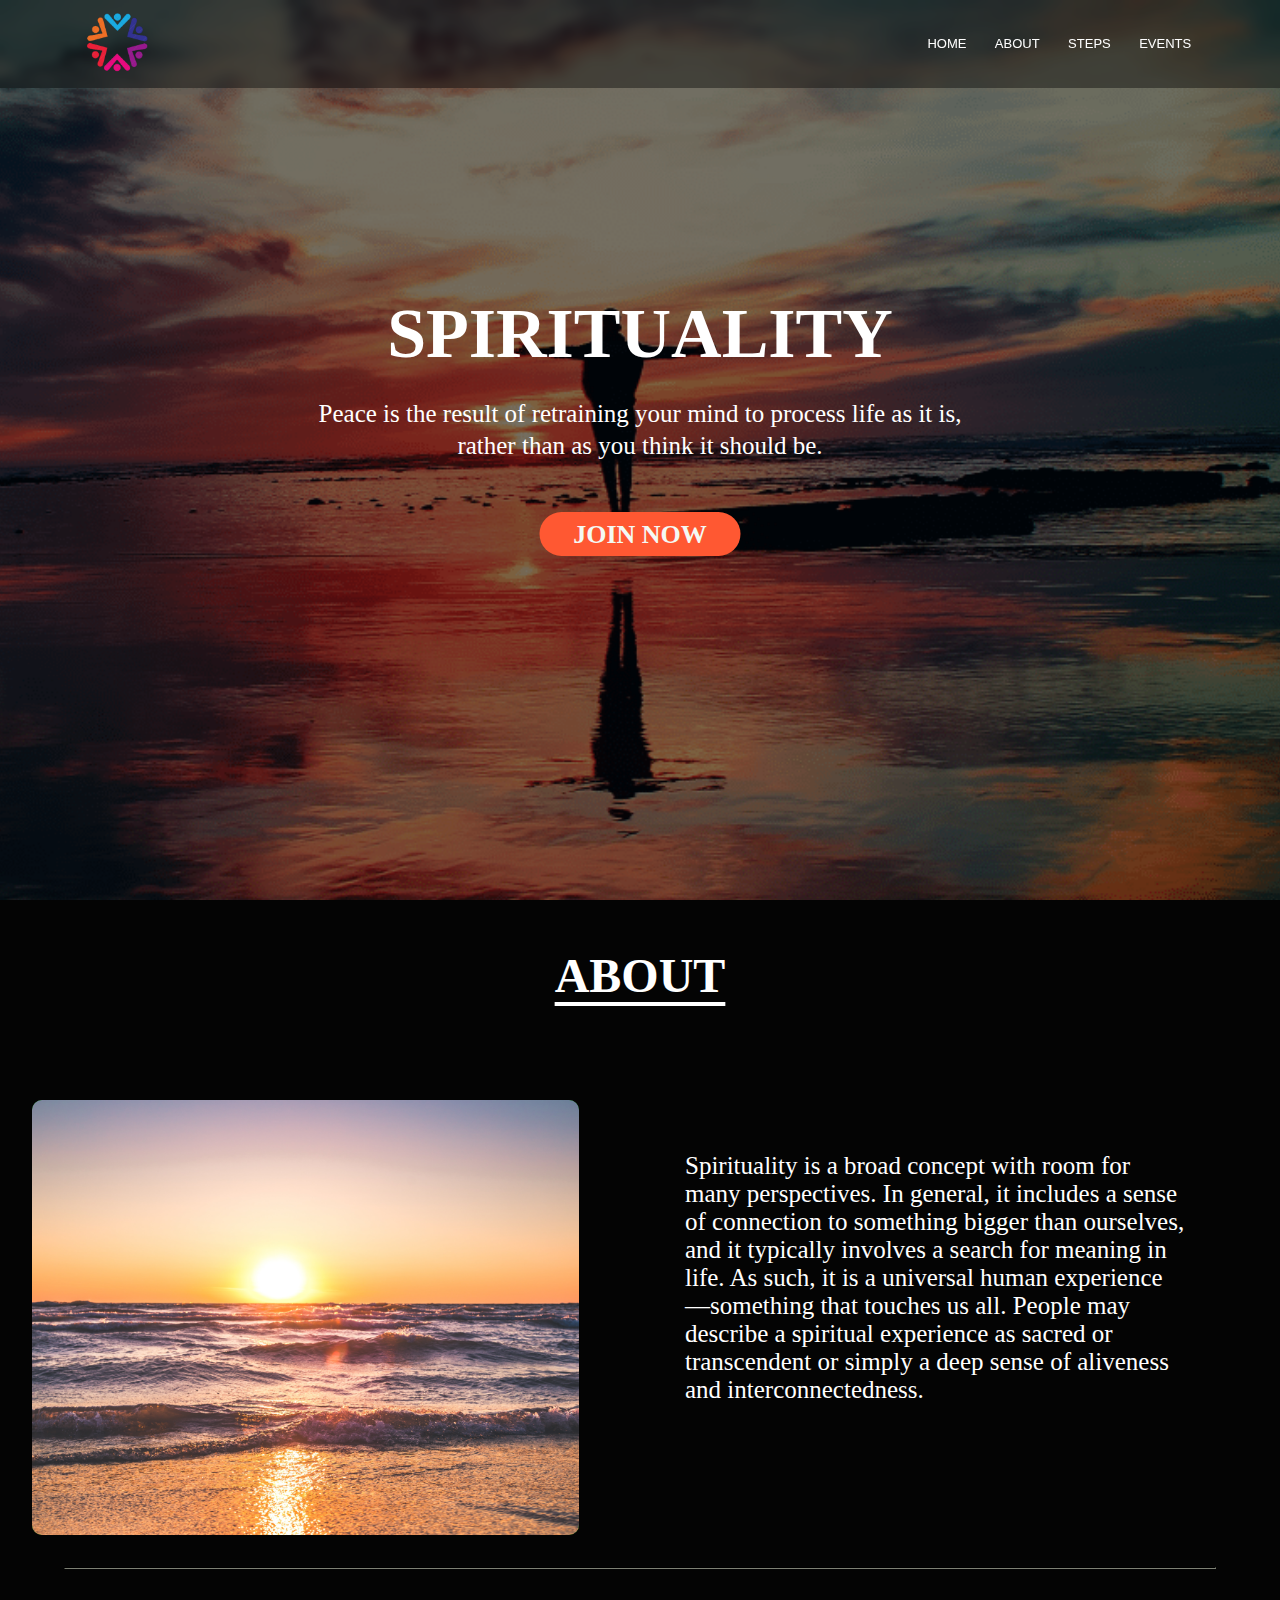
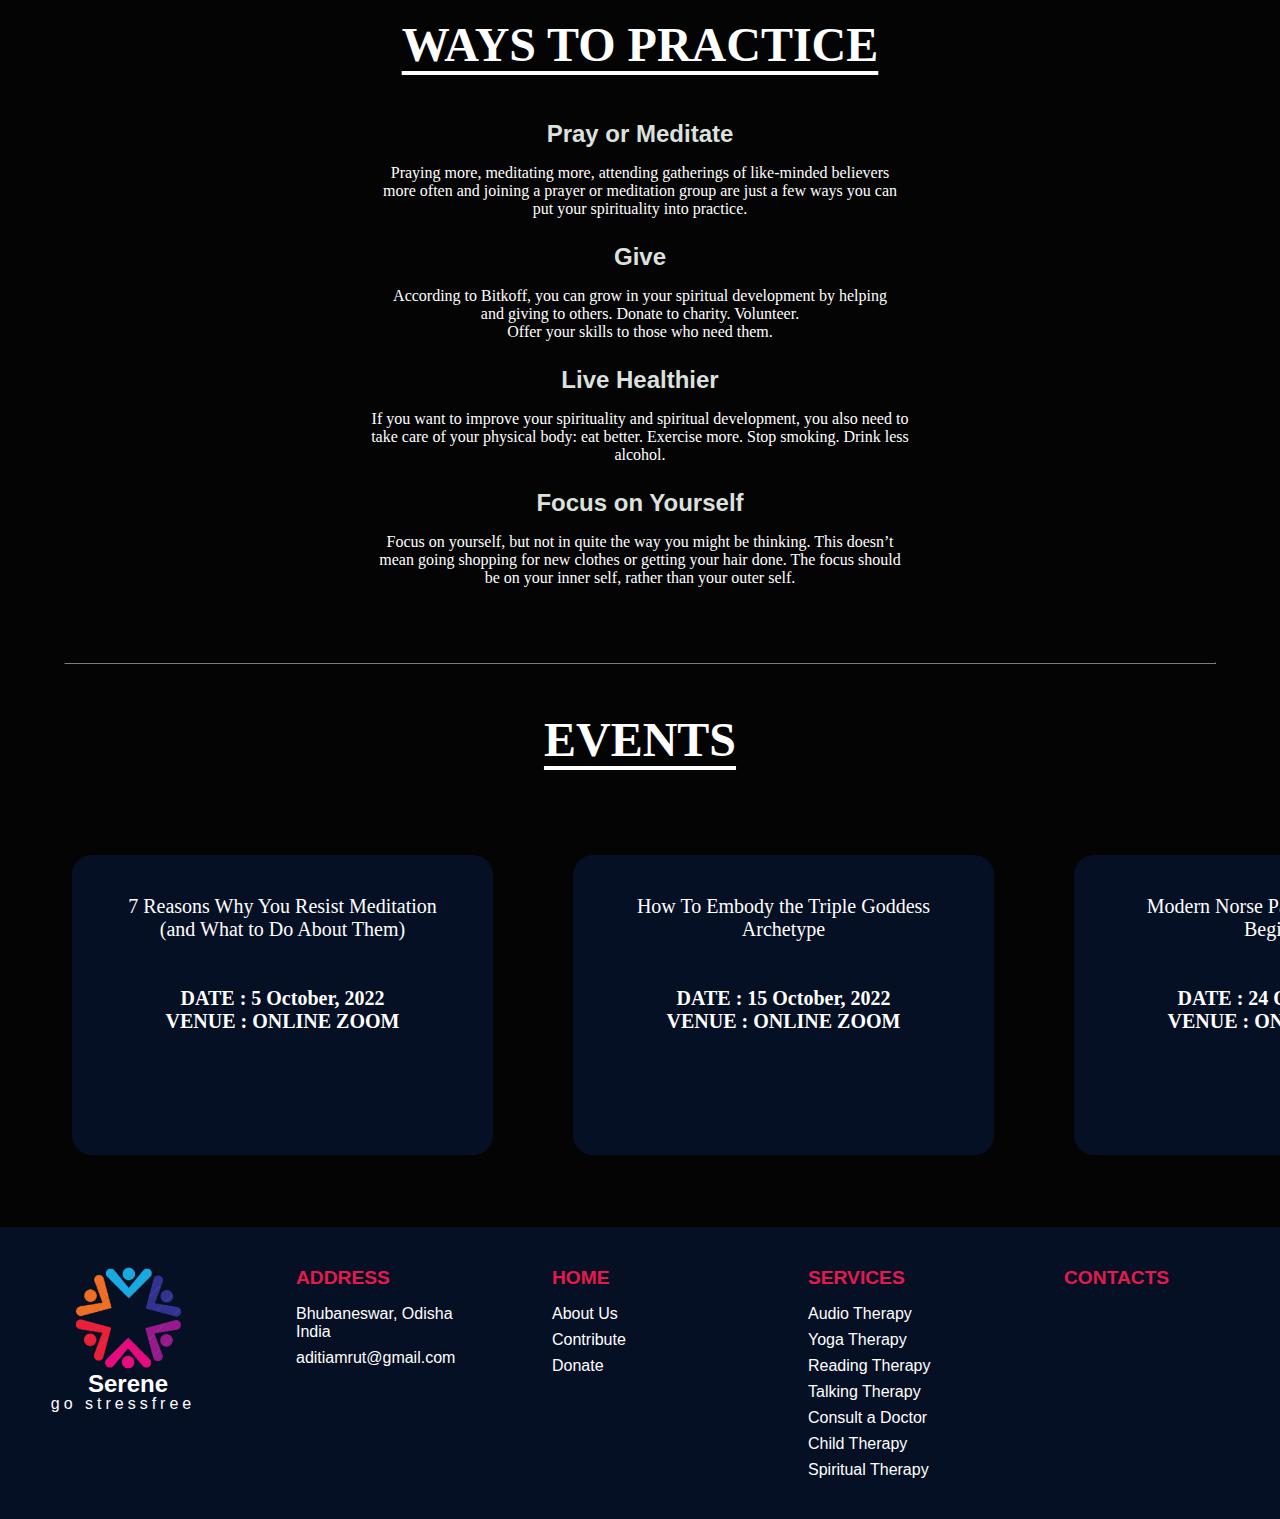
<file: html/spirituality.html>
<!DOCTYPE html>
<html lang="en">
  <head>
    <meta charset="UTF-8" />
    <meta http-equiv="X-UA-Compatible" content="IE=edge" />
    <meta name="viewport" content="width=device-width, initial-scale=1.0" />
    <link rel="icon" href="/images/favicon-enhanced.png" />
    <link rel="preconnect" href="https://fonts.googleapis.com" />
    <link rel="preconnect" href="https://fonts.gstatic.com" crossorigin />
    <link
      rel="stylesheet"
      text="text/CSS"
      href="https://cdnjs.cloudflare.com/ajax/libs/font-awesome/6.1.1/css/all.min.css"
    />
    <link
      href="https://fonts.googleapis.com/css2?family=Inter:wght@100;400;700&display=swap"
      rel="stylesheet"
    />

    <title>Serene - Spiritual Therapy</title>
    <link rel="stylesheet" href="../css/spirituality.css" />
  </head>
  <body>
    <!-- Navbar Section -->
    <nav>
      <a href="../index.html"
        ><img class="audio-logo" src="../logo.png" alt="Logo"
      /></a>

      <div class="nav-links" id="navLinks">
        <ul>
          <li><a href="../index.html">HOME</a></li>
          <li><a href="#about" class=".smooth-scroll">ABOUT</a></li>
          <li><a href="#steps" class=".smooth-scroll">STEPS</a></li>
          <li><a href="#Events" class=".smooth-scroll">EVENTS</a></li>
        </ul>
      </div>
      <div class="hamburger" id="ham">
        <svg stroke="currentColor" fill="currentColor" stroke-width="0" viewBox="0 0 1024 1024" height="1em" width="1em" xmlns="http://www.w3.org/2000/svg"><path d="M904 160H120c-4.4 0-8 3.6-8 8v64c0 4.4 3.6 8 8 8h784c4.4 0 8-3.6 8-8v-64c0-4.4-3.6-8-8-8zm0 624H120c-4.4 0-8 3.6-8 8v64c0 4.4 3.6 8 8 8h784c4.4 0 8-3.6 8-8v-64c0-4.4-3.6-8-8-8zm0-312H120c-4.4 0-8 3.6-8 8v64c0 4.4 3.6 8 8 8h784c4.4 0 8-3.6 8-8v-64c0-4.4-3.6-8-8-8z"></path></svg>
      </div>

    </nav>

      <!-- Mobile Layout Navbar -->
    <div class="menu" id="menu">
      <ul class="menu-link">
        <li><a href="../index.html">HOME</a></li>
        <li><a class="close" href="#about">ABOUT</a></li>
        <li><a class="close" href="#steps">STEPS </a></li>
        <li><a class="close" href="#Events">EVENTS </a></li>
      </ul>
    </div>
      <!-- Mobile Layout Navbar Ends Here -->

    <!-- Navbar Section Ends Here -->

    <div class="menu" id="menu">
      <ul class="menu-link">
        <li><a href="../index.html">HOME</a></li>
        <li><a class="close" href="#about">ABOUT</a></li>
        <li><a class="close" href="#images">IMAGES </a></li>
        <li><a class="close" href="#videos">VIDEOS </a></li>
      </ul>
    </div>
    <header>
        <div class="back">

        </div>
            <div class="center">
                <h1 id="title">SPIRITUALITY</h1>
                <h3 id="subtitle">Peace is the result of retraining your mind to process life as it is, rather than as you think it should be.<h3 class="title-button">
                    JOIN NOW
                </h3></div>

        </header>
        <section id="about" class="about">
      <h1 class="section-headings">ABOUT</h1>
      <div class="bfit">
        <img src="../images/Spirituality2.png"
            width="700" height="600">
        <div class="btext">
            <div class="baby-text">
              <p>Spirituality is a broad concept with room for many perspectives. In general, it includes a sense of connection to something bigger than ourselves, and it typically involves a search for meaning in life. As such, it is a universal human experience—something that touches us all. People may describe a spiritual experience as sacred or transcendent or simply a deep sense of aliveness and interconnectedness.

</p>
            </div>
        </div>

    </div>
  </div>
    </div>
    </section>
    <hr/>
    <section id="steps">
      <h1 class="section-headings">WAYS TO PRACTICE</h1>
      <div class="points">
        <div class="pt1">
          <h2 class="pt-head">

          <i class="fa fa-circle" aria-hidden="true" style="font-size:12px; margin-top:-9px"></i> Pray or Meditate
          </h2>
          <p style="text-align: center;">Praying more, meditating more, attending gatherings of like-minded believers<br> more often and joining a prayer or meditation group are just a few ways you can<br> put your spirituality into practice.</p>
        </div>
        <div class="pt1">
          <h2 class="pt-head">

          <i class="fa fa-circle" aria-hidden="true" style="font-size:12px; margin-top:-9px"></i> Give
          </h2>
          <p style="text-align: center;">According to Bitkoff, you can grow in your spiritual development by helping<br>and giving to others. Donate to charity. Volunteer.<br> Offer your skills to those who need them.</p>
        </div>
        <div class="pt1">
          <h2 class="pt-head">

          <i class="fa fa-circle" aria-hidden="true" style="font-size:12px; margin-top:-9px"></i> Live Healthier
          </h2>
          <p style="text-align: center;">If you want to improve your spirituality and spiritual development, you also need to<br> take care of your physical body: eat better. Exercise more. Stop smoking. Drink less<br> alcohol.
        </div>
        <div class="pt1">
          <h2 class="pt-head">

          <i class="fa fa-circle" aria-hidden="true" style="font-size:12px; margin-top:-9px"></i> Focus on Yourself
          </h2>
          <p style="text-align: center;">Focus on yourself, but not in quite the way you might be thinking. This doesn’t<br> mean going shopping for new clothes or getting your hair done. The focus should<br> be on your inner self, rather than your outer self.</p>
        </div>
      </div>


      <br>
    </section>
    <hr/>
    <!-- Events Section  -->
  <section id="Events" style="text-align: center;">
    <h1 class="section-headings">EVENTS</h1>
    <div class="footer-side-col" style="text-align: center;">
      <div class="col">
        <p style="color: white; width: 421px;
        height: 300px;
        background: rgb(6, 16, 37);
        border-radius: 20px; font-family: 'Montserrat'; font-size:20px; padding: 40px;">7 Reasons Why You Resist Meditation (and What to Do About Them)<br><br><br><b>DATE : 5 October, 2022<br>
VENUE : ONLINE ZOOM</b> </p>
      </div>

      <div class="col">
        <p style="color: white; width: 421px;
        height: 300px;
        background: rgb(6, 16, 37);
        border-radius: 20px; font-family: 'Montserrat'; font-size:20px; padding: 40px;">How To Embody the Triple Goddess Archetype
<br><br><br><b>DATE : 15 October, 2022<br>
VENUE : ONLINE ZOOM</b> </p>
      </div>

      <div class="col">
        <p style="color: white; width: 421px;
        height: 300px;
        background: rgb(6, 16, 37);
        border-radius: 20px; font-family: 'Montserrat'; font-size:20px; padding: 40px;">Modern Norse Pagan
Practices for Beginners
<br><br><br><b>DATE : 24 October, 2022<br>
VENUE : ONLINE ZOOM</b> </p>
      </div>



  </section>


   <!-- footer start -->
   <footer>
    <div class="footer-container">
      <!--logo and info column-->
      <div class="col">
        <!--logo insert-->
        <img src="../logo.png" alt="logo" class="footlogo" />
        <div class="footercontent">
          <h2 class="footerheading">Serene</h2>
          <p class="footerpara">go stressfree</p>
        </div>
      </div>

      <!--ADDRESS COLUMN-->

      <div class="footer-side-col">
        <div class="col">
          <h3>
            ADDRESS
            <div class="underline"><span></span></div>
          </h3>
          <p>Bhubaneswar, Odisha &nbsp;&nbsp;&nbsp; India</p>
          <p class="email-id"><a href="mailto:aditiamrut@gmail.com">aditiamrut@gmail.com</a></p>
        </div>
        <!--HOME COLUMN-->
        <div class="col">
          <h3>HOME</h3>
          <ul>
            <li><a href="#about">About Us</a></li>
            <li>
              <a href="#">Contribute</a>
            </li>
            <li>
              <a href="#">Donate</a>
            </li>
          </ul>
        </div>
        <!--OUR SERVICES COLUMN-->
        <div class="col">
          <h3>
            SERVICES
            <div class="underline"><span></span></div>
          </h3>
          <ul>
            <li>
              <a href="audioTherapy.html">Audio Therapy</a>
            </li>
            <li>
              <a href="yogatherapy.html">Yoga Therapy</a>
            </li>
            <li>
              <a href="readingTherapy.html">Reading Therapy</a>
            </li>
            <li>
              <a href="talkingTherapy.html">Talking Therapy</a>
            </li>
            <li>
              <a href="https://www.practo.com/counselling-psychology">Consult a Doctor</a>
            </li>
            <li>
              <a href="childTherapy.html">Child Therapy</a>
            </li>
            <li>
              <a href="spirituality.html">Spiritual Therapy</a>
            </li>
          </ul>
        </div>
        <!--CONTACTS COLUMN-->
        <div class="col">
          <h3>
            CONTACTS
            <div class="underline"><span></span></div>
          </h3>
          <div class="social-menu">
            <ul>
              <a href="https://twitter.com/aditiprusty" target="_blank">
                <li><i class="fab fa-2x fa-twitter"></i></li>
              </a>
              <a href="https://github.com/aditiprusty" target="_blank">
                <li><i class="fab fa-2x fa-github"></i></li>
              </a>
              <a href="https://www.linkedin.com/in/aditi-prusty-44987822b/" target="_blank">
                <li><i class="fab fa-2x fa-linkedin-in"></i></li>
              </a>
            </ul>
          </div>
        </div>
      </div>
    </div>
    </div>
  </footer>

  <script src="childTherapy.js"></script>
  </body>
</html>
</file>
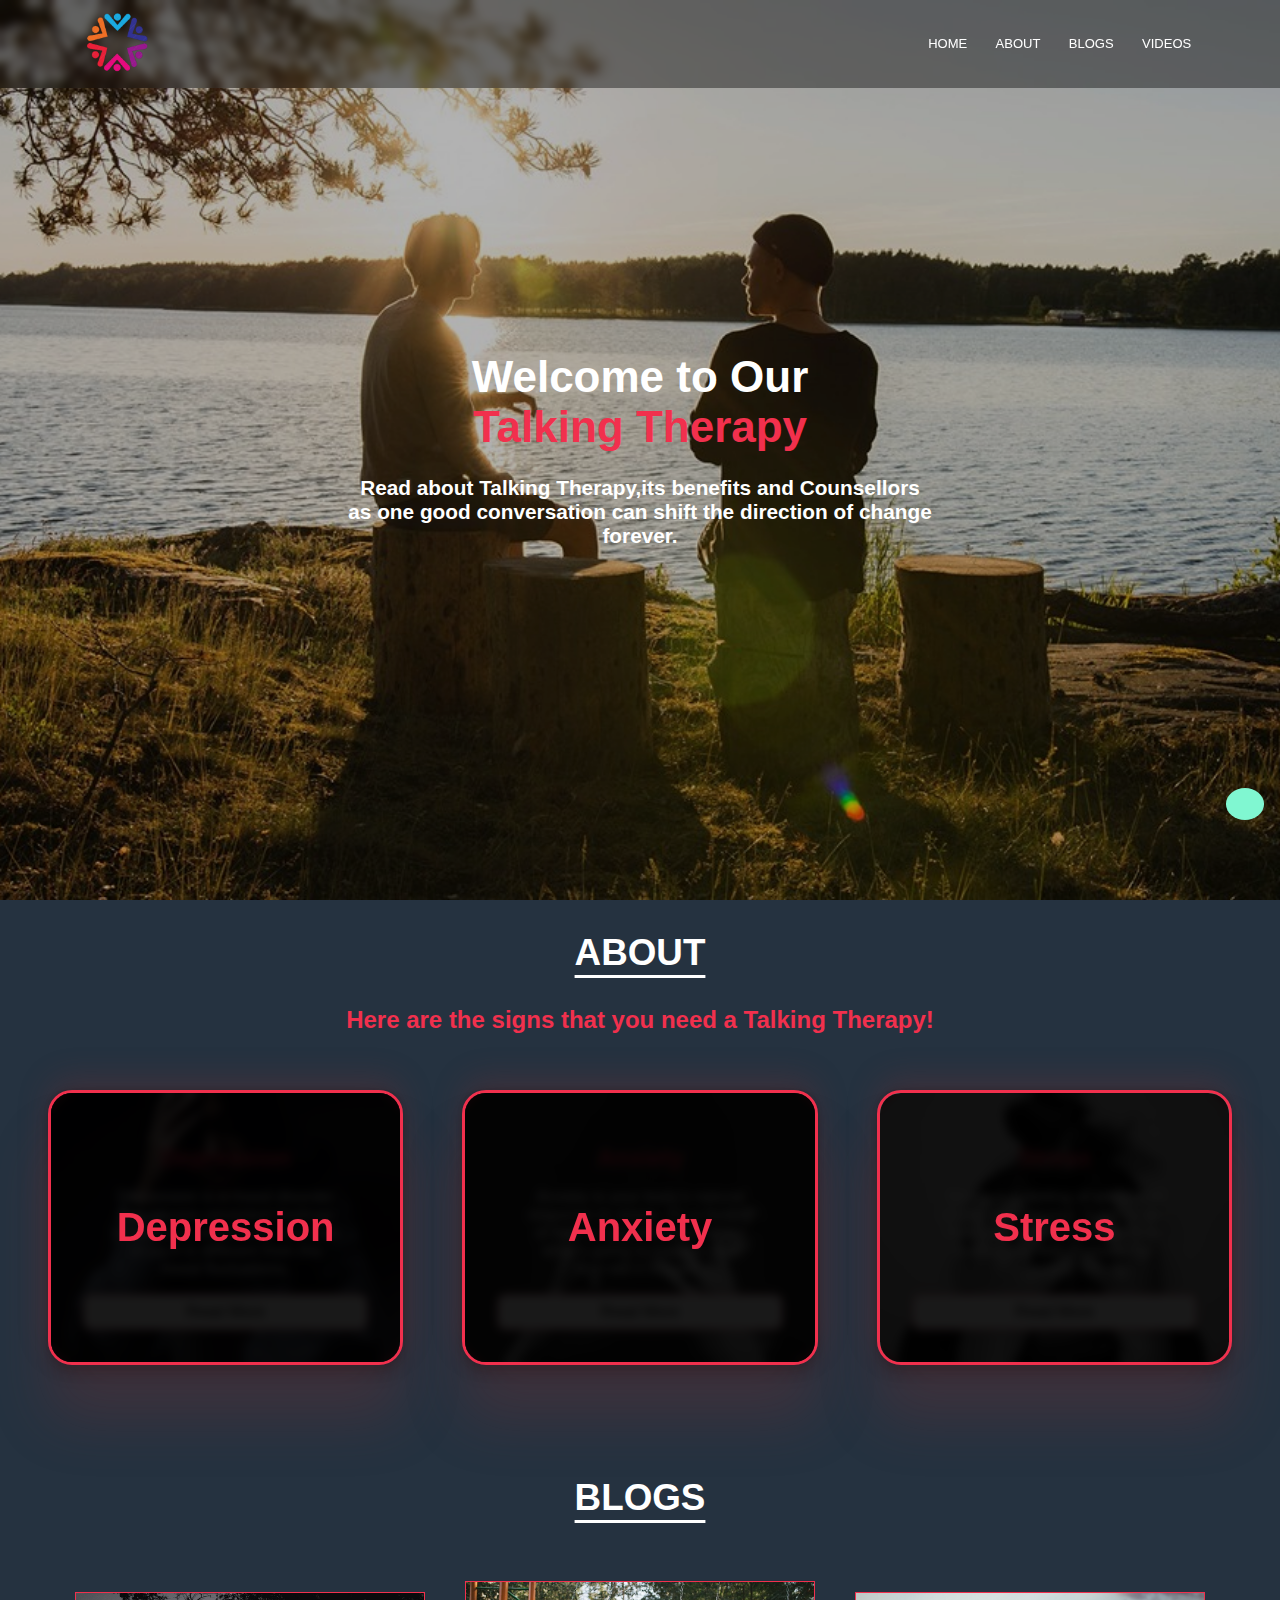
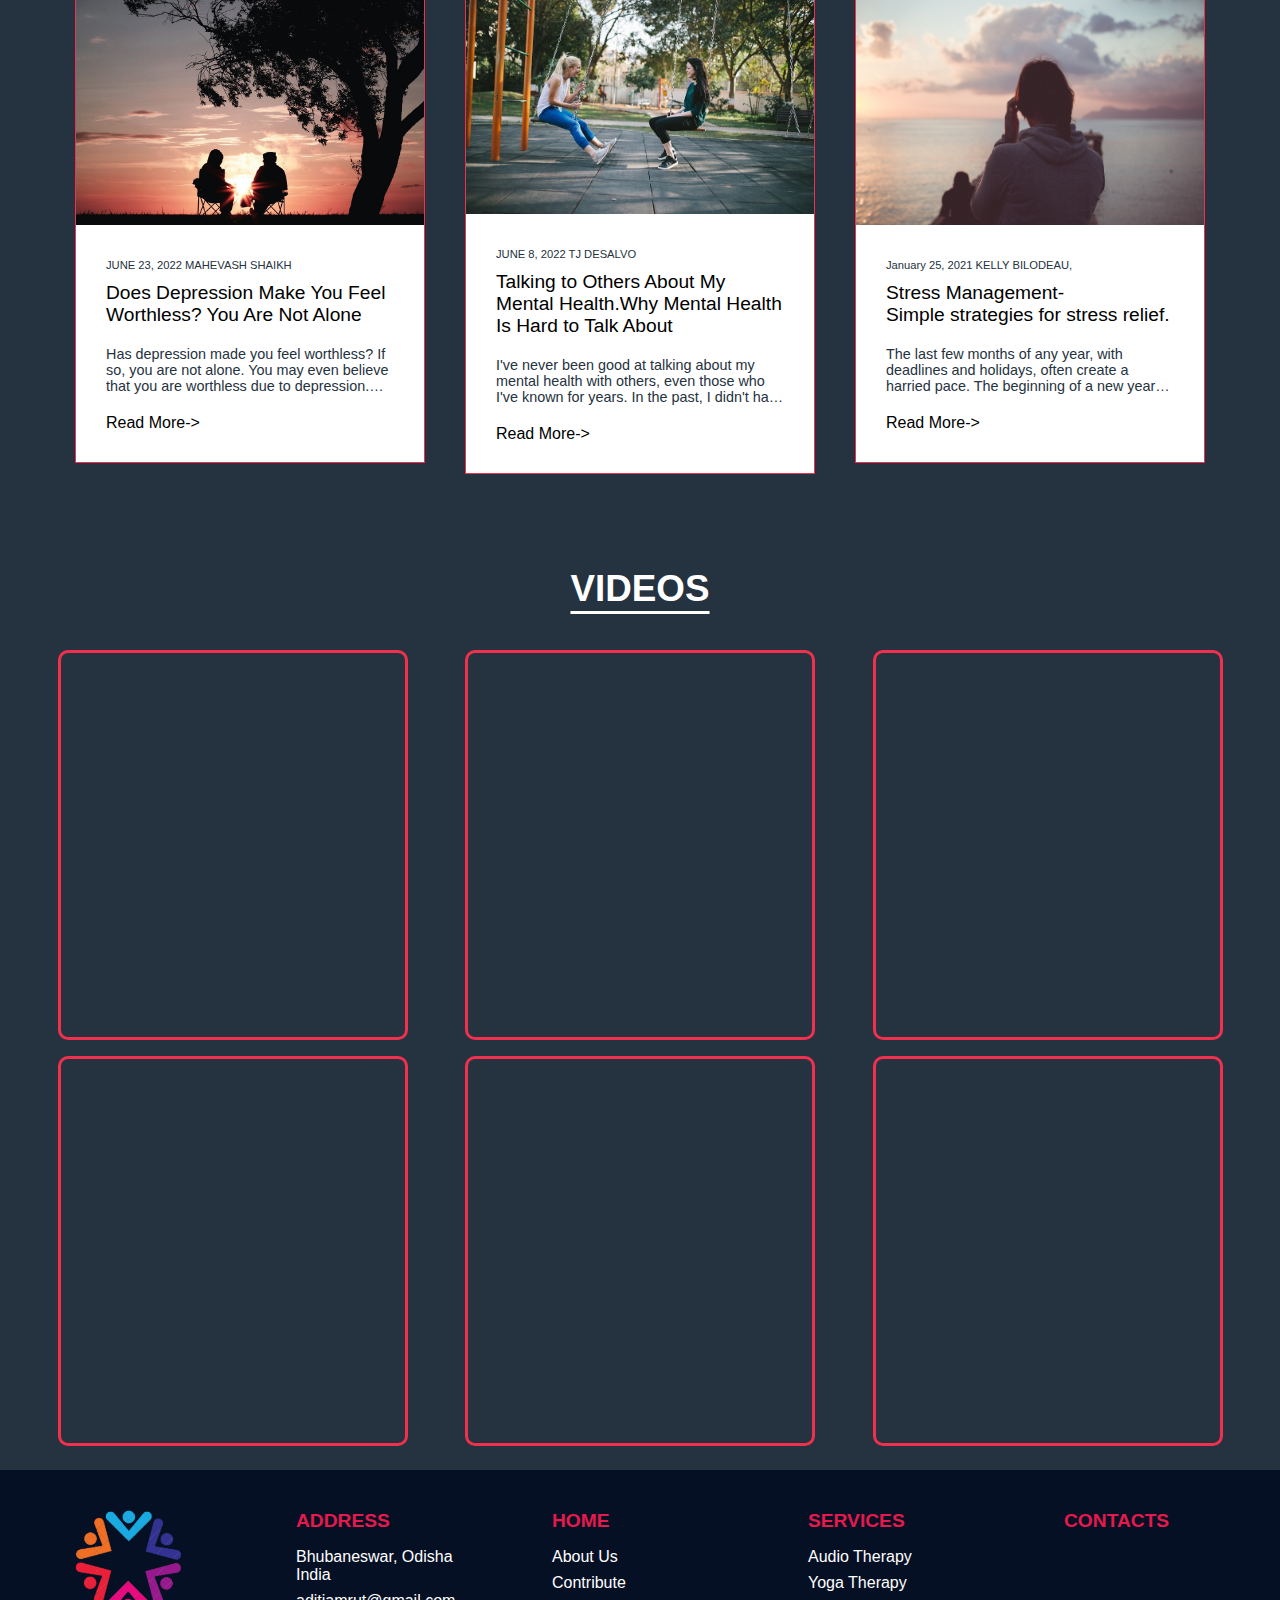
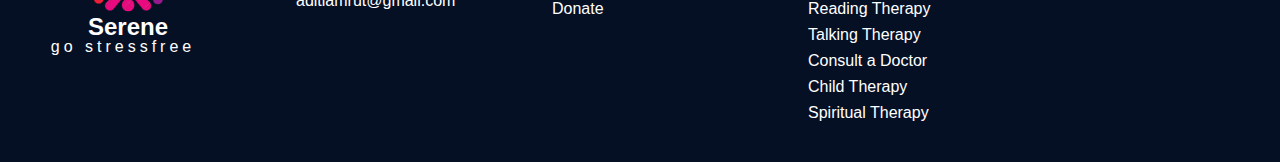
<file: html/talkingTherapy.html>
<!DOCTYPE html>
<html lang="en">

<head>
  <meta charset="UTF-8" />
  <meta http-equiv="X-UA-Compatible" content="IE=edge" />
  <meta name="viewport" content="width=device-width, initial-scale=1.0" />
  <link rel="icon" href="/images/favicon-enhanced.png">
  <link rel="preconnect" href="https://fonts.googleapis.com">
  <link rel="preconnect" href="https://fonts.gstatic.com" crossorigin>
  <link href="https://fonts.googleapis.com/css2?family=Inter:wght@100;400;700&display=swap" rel="stylesheet">
  <title>Serene - Talking Therapy</title>
  <link rel="stylesheet" href="../css/talking.css" />
  <link rel="stylesheet" text="text/CSS"
    href="https://cdnjs.cloudflare.com/ajax/libs/font-awesome/6.1.1/css/all.min.css">
  <link href="https://unpkg.com/aos@2.3.1/dist/aos.css" rel="stylesheet">
</head>

<body onload="myfunction()" id="main">
  <div id="load">
    <div style="background-color: white; height: 25vh; width: 100%; position: relative; top: -70px;"></div>
  </div>
  <div id="back-top-div" class="back-top-wrap">
    <i class="fas fa-arrow-up"></i>
  </div>

  <!-- Navbar Section -->
  <nav>
    <a href="../index.html"><img class="talking-logo" src="../logo.png" alt="Logo" /></a>

    <div class="nav-links" id="navLinks">
      <i class="fa fa-times" onclick="hidemenu()"></i>
      <ul>
        <li><a href="../index.html">HOME</a></li>
        <li><a href="#about" class=".smooth-scroll">ABOUT</a></li>
        <li><a href="#blogs" class=".smooth-scroll">BLOGS </a></li>
        <li><a href="#video" class=".smooth-scroll">VIDEOS </a></li>


      </ul>
    </div>
    <div class="hamburger" id="ham">
      <svg stroke="currentColor" fill="currentColor" stroke-width="0" viewBox="0 0 1024 1024" height="1em" width="1em" xmlns="http://www.w3.org/2000/svg"><path d="M904 160H120c-4.4 0-8 3.6-8 8v64c0 4.4 3.6 8 8 8h784c4.4 0 8-3.6 8-8v-64c0-4.4-3.6-8-8-8zm0 624H120c-4.4 0-8 3.6-8 8v64c0 4.4 3.6 8 8 8h784c4.4 0 8-3.6 8-8v-64c0-4.4-3.6-8-8-8zm0-312H120c-4.4 0-8 3.6-8 8v64c0 4.4 3.6 8 8 8h784c4.4 0 8-3.6 8-8v-64c0-4.4-3.6-8-8-8z"></path></svg>
    </div>
    </nav>

  <!-- Mobile Layout Navbar -->

  <div class="menu" id="menu">
    <ul class="menu-link">
      <li><a href="../index.html">HOME</a></li>
      <li><a onclick="closeMenu()" href="#about">ABOUT</a></li>
      <li><a onclick="closeMenu()" href="#blogs">BLOGS</a></li>
      <li><a onclick="closeMenu()" href="#videos">VIDEOS</a></li>
    </ul>
  </div>

  <!-- Mobile Layout Navbar Ends Here -->

  <!-- Navbar Section Ends Here -->

  <!-- Header Section-->
  <header>
    <div class="filter"></div>
    <div class="center">
      <h1 data-aos="flip-up" id="title">Welcome to Our <br><span class="heading-span">Talking
          Therapy</span></h1>
      <h3  id="subtitle">Read about Talking Therapy,its benefits and
        Counsellors<br>as one good conversation can shift
        the direction of change forever.</h3>
    </div>
  </header>
  <!-- Header Section Ends Here -->

  <!-- About Section -->
  <section id="about">
    <h1 data-aos="flip-up" class="section-headings">ABOUT</h1>
    <p  data-aos="fade-left" class="sub">Here are the signs that you need a Talking Therapy!</p>
    <div class="container">

      <div  data-aos="fade-up" data-aos-duration="800"  class="cause first">
        <div class="layer">
          <h3>Depression</h3>
        </div>
        <h2>Depression</h2>
        <p>
          Depression is a mood disorder that causes persistent feelings of sadness, emptiness, and loss of joy.It is
          different from the mood fluctuations.
        </p>
        <a href="https://www.medicalnewstoday.com/articles/8933#definition" target="_blank">
          Read More
        </a>
      </div>

      <div data-aos="fade-up" data-aos-duration="800"  class="cause second">
        <div class="layer">
          <h3>Anxiety</h3>
        </div>
        <h2>Anxiety</h2>
        <p>
          Anxiety is your body’s natural response to stress. It’s a feeling of fear or apprehension about what’s going
          to happen and how will it happen.
        </p>
        <a href="https://www.health.harvard.edu/blog/anxiety-what-it-is-what-to-do-2018060113955" target="_blank">
          Read More
        </a>
      </div>

      <div data-aos="fade-up" data-aos-duration="800"  class="cause third">
        <div class="layer">
          <h3>Stress</h3>
        </div>
        <h2>Stress</h2>
        <p>
          Stress is a feeling of emotional or physical tension. It can come from any event or thought that makes you
          feel frustrated or angry.
        </p>
        <a href="https://www.medicalnewstoday.com/articles/145855" target="_blank">
          Read More
        </a>
      </div>
    </div>
  </section>
  <!-- About Section Ends Here -->

  <!-- Blog section  -->
  <section id="blogs">
    <h1 data-aos="flip-up" class="section-headings">BLOGS</h1>
    <div class="blog-container">
      <div  data-aos="fade-up" data-aos-duration="800"  class="blog-box">
        <div class="blog-img">
          <img src="../images/blog-1.jpg" alt="">
        </div>
        <div class="blog-content">
          <span>JUNE 23, 2022 MAHEVASH SHAIKH</span>
          <a href="https://www.healthyplace.com/blogs/copingwithdepression/2022/6/does-depression-make-you-feel-worthless-you-are-not-alone"
            target="_blank" class="blog-title">Does Depression Make You Feel Worthless? You Are Not Alone</a>
          <p>Has depression made you feel worthless? If so, you are not alone. You may even believe that you are
            worthless due to depression. Read on to find out how to fight this.</p>
          <a href="https://www.healthyplace.com/blogs/copingwithdepression/2022/6/does-depression-make-you-feel-worthless-you-are-not-alone"
            target="_blank">Read More-></a>
        </div>
      </div>
      <div  data-aos="fade-up" data-aos-duration="800" class="blog-box">
        <div class="blog-img">
          <img src="../images/blog-2.jpg" alt="">
        </div>
        <div class="blog-content">
          <span>JUNE 8, 2022 TJ DESALVO</span>
          <a href="https://www.healthyplace.com/blogs/anxiety-schmanxiety/2022/6/talking-to-others-about-my-mental-health"
            target="_blank" class="blog-title">Talking to Others About My Mental Health.Why Mental Health Is Hard to
            Talk About </a>
          <p>I've never been good at talking about my mental health with others, even those who I've known for years. In
            the past, I didn't have enough self-knowledge to be able to talk about it with anyone in an adequate way.
          </p>
          <a href="https://www.healthyplace.com/blogs/anxiety-schmanxiety/2022/6/talking-to-others-about-my-mental-health"
            target="_blank">Read More-></a>
        </div>
      </div>
      <div  data-aos="fade-up" data-aos-duration="800" class="blog-box">
        <div class="blog-img">
          <img src="../images/blog-3.jpg" alt="">
        </div>
        <div class="blog-content">
          <span>January 25, 2021 KELLY BILODEAU,</span>
          <a href="https://www.health.harvard.edu/blog/3-simple-strategies-for-stress-relief-2021012521806"
            target="_blank" class="blog-title">Stress Management-<br>Simple strategies for stress relief.
          </a>
          <p>The last few months of any year, with deadlines and holidays, often create a harried pace. The beginning of
            a new year can give you a chance to exhale. But even if you experience a few serene days or weeks, tight
            shoulders and tension are never far off.</p>
          <a href="https://www.health.harvard.edu/blog/3-simple-strategies-for-stress-relief-2021012521806"
            target="_blank">Read More-></a>
        </div>
      </div>
    </div>
  </section>
  <!-- Blog Section Ends Here -->

  <!-- Video Section  -->
  <section id="video">
    <h1 data-aos="flip-up" class="section-headings">VIDEOS</h1>

    <div class="video-container">
      <div  data-aos="fade-up" data-aos-duration="800"  class="collection">
        <div class="video">
          <iframe style="border-radius: 10px;" width="100%" height="380" src="https://www.youtube.com/embed/Nz9eAaXRzGg"
            title="YouTube video player" frameborder="0"
            allow="accelerometer; autoplay; clipboard-write; encrypted-media; gyroscope; picture-in-picture"
            allowfullscreen></iframe>

        </div>
      </div>
      <div  data-aos="fade-up" data-aos-duration="800" class="collection">
        <div class="video">
          <iframe style="border-radius: 10px;" width="100%" height="380" src="https://www.youtube.com/embed/UQ1wDXtPxxI"
            title="YouTube video player" frameborder="0"
            allow="accelerometer; autoplay; clipboard-write; encrypted-media; gyroscope; picture-in-picture"
            allowfullscreen></iframe>

        </div>
      </div>
      <div  data-aos="fade-up" data-aos-duration="800" class="collection">
        <div class="video">
          <iframe style="border-radius: 10px;" width="100%" height="380" src="https://www.youtube.com/embed/rmeGVhhbGrM"
            title="YouTube video player" frameborder="0"
            allow="accelerometer; autoplay; clipboard-write; encrypted-media; gyroscope; picture-in-picture"
            allowfullscreen></iframe>
        </div>
      </div>
      <div  data-aos="fade-up" data-aos-duration="800" class="collection">
        <div class="video">
          <iframe style="border-radius: 10px;" width="100%" height="380"src="https://www.youtube.com/embed/8jPQjjsBbIc" title="YouTube video player" frameborder="0" allow="accelerometer; autoplay; clipboard-write; encrypted-media; gyroscope; picture-in-picture" allowfullscreen></iframe>
        </div>
      </div>
      <div  data-aos="fade-up" data-aos-duration="800" class="collection">
        <div class="video">
          <iframe style="border-radius: 10px;" width="100%" height="380" src="https://www.youtube.com/embed/4ZQkYSpmOdU" title="YouTube video player" frameborder="0" allow="accelerometer; autoplay; clipboard-write; encrypted-media; gyroscope; picture-in-picture" allowfullscreen></iframe>
        </div>
      </div>
      <div  data-aos="fade-up" data-aos-duration="800" class="collection">
        <div class="video">
          <iframe style="border-radius: 10px;" width="100%" height="380" src="https://www.youtube.com/embed/m3-O7gPsQK0" title="YouTube video player" frameborder="0" allow="accelerometer; autoplay; clipboard-write; encrypted-media; gyroscope; picture-in-picture" allowfullscreen></iframe>
        </div>
  </section>


   <!-- footer start -->
   <footer>
    <div class="footer-container">
      <!--logo and info column-->
      <div class="col">
        <!--logo insert-->
        <img src="../logo.png" alt="logo" class="footlogo" />
        <div class="footercontent">
          <h2 class="footerheading">Serene</h2>
          <p class="footerpara">go stressfree</p>
        </div>
      </div>

      <!--ADDRESS COLUMN-->

      <div class="footer-side-col">
        <div class="col">
          <h3>
            ADDRESS
            <div class="underline"><span></span></div>
          </h3>
          <p>Bhubaneswar, Odisha &nbsp;&nbsp;&nbsp; India</p>
          <p class="email-id"><a href="mailto:aditiamrut@gmail.com">aditiamrut@gmail.com</a></p>
        </div>
        <!--HOME COLUMN-->
        <div class="col">
          <h3>HOME</h3>
          <ul>
            <li><a href="#about">About Us</a></li>
            <li>
              <a href="#">Contribute</a>
            </li>
            <li>
              <a href="#">Donate</a>
            </li>
          </ul>
        </div>
        <!--OUR SERVICES COLUMN-->
        <div class="col">
          <h3>
            SERVICES
            <div class="underline"><span></span></div>
          </h3>
          <ul>
            <li>
              <a href="audioTherapy.html">Audio Therapy</a>
            </li>
            <li>
              <a href="yogatherapy.html">Yoga Therapy</a>
            </li>
            <li>
              <a href="readingTherapy.html">Reading Therapy</a>
            </li>
            <li>
              <a href="talkingTherapy.html">Talking Therapy</a>
            </li>
            <li>
              <a href="https://www.practo.com/counselling-psychology">Consult a Doctor</a>
            </li>
            <li>
              <a href="childTherapy.html">Child Therapy</a>
            </li>
            <li>
              <a href="spirituality.html">Spiritual Therapy</a>
            </li>
          </ul>
        </div>
        <!--CONTACTS COLUMN-->
        <div class="col">
          <h3>
            CONTACTS
            <div class="underline"><span></span></div>
          </h3>
          <div class="social-menu">
            <ul>
              <a href="https://twitter.com/aditiprusty" target="_blank">
                <li><i class="fab fa-2x fa-twitter"></i></li>
              </a>
              <a href="https://github.com/aditiprusty" target="_blank">
                <li><i class="fab fa-2x fa-github"></i></li>
              </a>
              <a href="https://www.linkedin.com/in/aditi-prusty-44987822b/" target="_blank">
                <li><i class="fab fa-2x fa-linkedin-in"></i></li>
              </a>
            </ul>
          </div>
        </div>
      </div>
    </div>
    </div>
  </footer>
  <script type="text/javascript" src="../js/scrollsmooth.js"></script>
  <script src="https://unpkg.com/aos@2.3.1/dist/aos.js"></script>
  <script>
    AOS.init();
    const ham = document.getElementById("ham");
    const menu = document.getElementById("menu");
    const close = document.querySelectorAll('.close');

    const closeMenu = () => {
      if (menu.classList.contains("open")) {
        menu.classList.remove("open");

        console.log("open");
      }
      ham.innerHTML = '<svg stroke="currentColor" fill="currentColor" stroke-width="0" viewBox="0 0 1024 1024" height="1em" width="1em" xmlns="http://www.w3.org/2000/svg"><path d="M904 160H120c-4.4 0-8 3.6-8 8v64c0 4.4 3.6 8 8 8h784c4.4 0 8-3.6 8-8v-64c0-4.4-3.6-8-8-8zm0 624H120c-4.4 0-8 3.6-8 8v64c0 4.4 3.6 8 8 8h784c4.4 0 8-3.6 8-8v-64c0-4.4-3.6-8-8-8zm0-312H120c-4.4 0-8 3.6-8 8v64c0 4.4 3.6 8 8 8h784c4.4 0 8-3.6 8-8v-64c0-4.4-3.6-8-8-8z"></path></svg>'
    }

    const toggleMenu = () => {
      if (menu.classList.contains("open")) {
        menu.classList.remove("open");
        ham.innerHTML = '<svg stroke="currentColor" fill="currentColor" stroke-width="0" viewBox="0 0 1024 1024" height="1em" width="1em" xmlns="http://www.w3.org/2000/svg"><path d="M904 160H120c-4.4 0-8 3.6-8 8v64c0 4.4 3.6 8 8 8h784c4.4 0 8-3.6 8-8v-64c0-4.4-3.6-8-8-8zm0 624H120c-4.4 0-8 3.6-8 8v64c0 4.4 3.6 8 8 8h784c4.4 0 8-3.6 8-8v-64c0-4.4-3.6-8-8-8zm0-312H120c-4.4 0-8 3.6-8 8v64c0 4.4 3.6 8 8 8h784c4.4 0 8-3.6 8-8v-64c0-4.4-3.6-8-8-8z"></path></svg>'
        console.log("open");
      } else {
        menu.classList.add("open");
        ham.innerHTML = '<svg stroke="currentColor" fill="currentColor" stroke-width="0" viewBox="0 0 1024 1024" height="1em" width="1em" xmlns="http://www.w3.org/2000/svg"><path d="M563.8 512l262.5-312.9c4.4-5.2.7-13.1-6.1-13.1h-79.8c-4.7 0-9.2 2.1-12.3 5.7L511.6 449.8 295.1 191.7c-3-3.6-7.5-5.7-12.3-5.7H203c-6.8 0-10.5 7.9-6.1 13.1L459.4 512 196.9 824.9A7.95 7.95 0 0 0 203 838h79.8c4.7 0 9.2-2.1 12.3-5.7l216.5-258.1 216.5 258.1c3 3.6 7.5 5.7 12.3 5.7h79.8c6.8 0 10.5-7.9 6.1-13.1L563.8 512z"></path></svg>'
        console.log("close");
      }
    };
    ham.addEventListener("click", toggleMenu);
    close.forEach(ele => {
      ele.addEventListener("click", closeMenu);
    }
    )
  </script>
  <script>
    var preloader = document.getElementById('load');
    var scroll = document.getElementById('main');
    function myfunction(){
        preloader.style.display='none';
        scroll.style.overflow='scroll';
    }
    const backTopElement = document.getElementById("back-top-div");
      const minScolledAmountToBackTop = 800;

      window.addEventListener("scroll", () => {
        if (window.scrollY < minScolledAmountToBackTop) {
          backTopElement.classList.add("hidden");
        } else {
          backTopElement.classList.remove("hidden");
        }
      });

      const backTop = () => {
        window.scrollTo(0, 0);
      };

      backTopElement.addEventListener("click", backTop);
      ham.addEventListener("click", toggleMenu);
</script>
<script src="https://unpkg.com/aos@2.3.1/dist/aos.js"></script>
<script>
  AOS.init();
</script>
</body>

</html>
</file>
<file: css/childTherapy.css>
@import url('https://fonts.googleapis.com/css2?family=Poppins:wght@400;500&display=swap');
* {
  margin: 0;
  padding: 0;
  box-sizing: border-box;
}
::-webkit-scrollbar{
  background: transparent;
  width: 0.4rem;
}

::-webkit-scrollbar-thumb{
  background-color: rgba(173, 173, 173, 0.2);
  border-radius: 10px;
  transition: background-color 0.5s ease-in-out;
}

::-webkit-scrollbar-thumb:hover {
  background-color: rgba(173, 173, 173, 0.5);
}

html{
  scroll-behavior: smooth;
  overflow-y: overlay;
}

body {
  background-color: #040404;
  font-family: "Inter", sans-serif;
  color: white;
  overflow-x: hidden;
}

header {
  min-height: 100vh;
  width: 100%;
  background-image: url("../images/childbg.jpg");
  position: relative;
  background-position: center;
  background-size: cover;
}

section {
  margin: 2em;
}

nav {
  position: fixed;
  top: 0;
  width: 100%;
  display: inline-flex;
  padding: 1% 6%;
  justify-content: space-between;
  align-items: center;
  z-index: 100;
  background-color: rgba(0, 0, 0, 0.4);
  backdrop-filter: blur(5px);
}

.audio-logo {
  width: 80px;
  padding: 0;
}

.nav-links {
  flex: 1;
  text-align: right;
}

.nav-links ul li {
  list-style: none;
  display: inline-block;
  padding: 8px 12px;
  position: relative;
}

.nav-links ul li a {
  color: white;
  text-decoration: none;
  font-size: 13px;
}

.nav-links ul li::after {
  content: "";
  width: 0%;
  height: 2px;
  background: cyan;
  display: block;
  margin: auto;
  transition: 0.5s;
}

.nav-links ul li:hover::after {
  width: 100%;
}

.hamburger {
  display: none;
  /* display: flex; */
  justify-content: center;
  align-items: center;
  flex-direction: column;
  gap: 3px;
  cursor: pointer;
  z-index: 200;
}

.center {
  position: absolute;
  top: 50%;
  left: 50%;
  transform: translate(-50%, -50%);
  z-index: 20;
}

.menu {
  display: none;
  width: 100%;
  position: absolute;
  background-color: #fff;
  top: 85px;
  left: 0;
  padding: 30px;
  box-shadow: 0 4px 8px rgba(0, 0, 0, 0.7);
}

.open {
  display: block;
  width: 70%;
  height: 100%;
  position: fixed;
  background-color: rgba(56,56,55, 1);
  top: 0;
  left: 0;
  padding: 30px;
  box-shadow: 0 4px 8px rgba(0, 0, 0, 0.7);
  animation: slideIn 0.5s ease-in-out;
  z-index: 100;
}

.menu.open a {
  color: #adb5bd;
  text-decoration: none;
  cursor: pointer;
}

@keyframes slideIn {
  0% {
    left: -150px;
  }
  100% {
    left: 0px;
  }
}

.menu-link {
  list-style: none;
  display: flex;
  justify-content: center;
  align-items: center;
  flex-direction: column;
}

.menu-link li {
  padding: 2rem;
  font-weight: bolder;
}

.menu-link li:last-child {
  padding-bottom: 0;
}

.menu-link li a {
  color: #fff;
  font-weight: bolder;
  font-size: 1rem;
  text-decoration: none;
}
.menu-link li a:hover{
  color: cyan;
}
.center {
  position: absolute;
  top: 50%;
  left: 50%;
  transform: translate(-50%, -50%);
  z-index: 20;
}

.filter {
  position: absolute;
  top: 0;
  left: 0;
  width: 100%;
  height: 100%;
  z-index: 10;
  background-color: rgba(0, 0, 0, 0.3);
}

h1 {
  font-size: 2.75rem;
  text-align: center;
  margin-bottom: 1.5rem;
  font-weight: 900;
}
#title{
  margin-top: 22%;
}
.heading-span {
  color: cyan;
}
#subtitle {
  color: #fff;
  text-align: center;
  font-size: 1.3rem;
  font-weight: 800;
}

h2 {
  color: #dce1de;
  text-align: center;
  margin-bottom: 1rem;
}
.section-headings {
  font-size: 2.3rem;
  text-decoration: underline;
  text-underline-offset: 10px;
  margin: 3rem 0;
}
hr {
  width: 90%;
  margin: 0 auto;
  border-color: #2b2c28;
}
.image img{
  width: 500px;
  height: 400px;
  border-radius: 5px;
  margin-left: 5%;
  margin-bottom: 2%;
}
.bfit img{
  width: 45%;
  height: 45%;
  margin-top: 4%;
  border:3px solid cyan ;
  border-radius: 10px;
}
.about .bfit {
  display: flex;
}
.btext{
  margin-top: 40px;
  margin-left: 45px;
  padding: 5%;
}

.btext .baby-text{
  font-size: 25px;

}
@media (max-width: 800px) {

  .bfit {
    flex-direction: column;
    height: auto;
  }
  .about img {
    width: 100%;
  }

}
.main-scroll-div{
  width: 100%;
  height: 100%;
  display: flex;
  align-items: center;
  justify-content: space-between;
}
.cover{
  position: relative;
  width: 90%;
  height: 50%;
}
.cover::before {
  position: absolute;
  content: "";
  left: 0;
  top: 0;
  z-index: 99;
  height: 100%;
  width: 150px;
  background-image: linear-gradient(90deg, black, transparent);
}
.cover::after {
  position: absolute;
  content: "";
  right: 0;
  top: 0;
  z-index: 99;
  height: 100%;
  width: 150px;
  background-image: linear-gradient(-90deg, black, transparent);
}
.scroll-images::-webkit-scrollbar {
  -webkit-appearance: none;
}

.child-img {
  width: 100%;
  height: 100%;
}

.icon {
  color: white;
  background-color: black;
  font-size: 50px;
  outline: none;
  border: none;
  padding: opx 20px;
  cursor: pointer;
}

.icon:hover {
  color:cyan ;
}
.scroll-images{
  width: 100%;
  height: auto;
  display: flex;
  justify-content: left;
  align-items: center;
  overflow: auto;
  position: relative;
  scroll-behavior: smooth;
}
.child{
  min-width: 600px;
  height: 450px;
  margin :1px 10px;
  cursor: pointer;
}

@media screen and (max-width: 650px) {
  .nav-links {
    display: none;
  }

  .logo {
    width: 60px;
  }
  .hamburger {
    display: flex;
  }
  header {
    min-height: 100vh;
  }
}

@media screen and (min-width: 650px) {
  .menu .open {
    display: none;
  }
}


.video {
  float: left;
  box-sizing: border-box;
    width: 38%;
    padding: 5px;
    margin-left: 8.5%;
    margin-bottom: 5px;
  }
  iframe{
    padding:10px;
  }
  iframe:hover{
    border:  1.5px cyan solid ;
  }
  .collection::after{
    content: "";
    clear: both;
    display: table;
  }
  @media screen and (max-width: 600px) {
    .video {
      width: 89%;
    }
    .video iframe{
      width: 97%;
    }
  }
/* footer */
footer{
    font-family: "Poppins",sans-serif;
  }
  .footer-container {
    bottom: 0;
    width: 100%;
    display: flex;
    justify-content: center;
    flex-wrap: nowrap;
    background-color: rgb(6, 16, 37);
  }
  
  .footer-side-col{
    display: grid;
    grid-template-columns: repeat(4,1fr);
    width: 80%;
  }
  
  .footer-side-col > .col{
    padding: 2.5rem;
    flex-wrap: nowrap;
  }
  
  .footer-container > .col {
    padding: 2.5rem;
    flex-basis: 20%;
    color: white;
  }
  
  .footer-container .col a:hover,
  footer a:focus {
    color: cyan;
  }
  
  @media (max-width: 1120px){
    .footer-side-col{
      grid-template-columns: repeat(2,1fr);
      grid-template-rows: repeat(2,1fr);
    }
  }
  
  @media (max-width: 730px) {
    .footer-container {
      gap: 0.5rem;
      flex-wrap: wrap;
    }
  
    .footer-container .col {
      padding: 2rem;
      flex-basis: 31%;
    }
  
    .footer-container p {
      color: white;
      margin-top: 1rem;
    }
  }
  
  @media (max-width: 600px) {
    .footer-side-col{
      grid-template-columns: 1fr;
      grid-template-rows: minmax(auto,auto);
    }
  
    .footer-container .col {
      padding: 1rem;
      flex-basis: 100%;
    }
  }
  
  .footer-container .col a {
    display: inline-block;
    position: relative;
    color: white;
  }
  
  .footer-container .col ul li a:after {
    content: "";
    position: absolute;
    width: 100%;
    transform: scaleX(0);
    height: 2px;
    bottom: 0;
    left: 0;
    background-color: cyan;
    transform-origin: bottom right;
    transition: transform 0.25s ease-out;
  }
  
  .footer-container .col ul li a:hover:after {
    transform: scaleX(1);
    transform-origin: bottom left;
  }
  
  .footer-container p {
    color: white;
  }
  
  .footer-container .col ul li a:after {
    content: "";
    position: absolute;
    width: 100%;
    transform: scaleX(0);
    height: 2px;
    bottom: 0;
    left: 0;
    background-color: cyan;
    transform-origin: bottom right;
    transition: transform 0.25s ease-out;
  }
  
  .footer-container .col ul li a:hover:after {
    transform: scaleX(1);
    transform-origin: bottom left;
  }
  
  .footer-container p {
    margin-top: 0.5rem;
  }
  .footerpara{
    margin-left: -10px;
  }
  
  .footer-container .col .email-id {
    word-wrap: break-word;
    text-decoration: underline;
  }
  
  .email-id a{
    text-decoration: none;
    color: white;
  }
  .footer-container .col h3 {
    color: rgb(228, 26, 77);
    font-size: 1.2rem;
    margin-bottom: 1rem;
    font-weight: 900;
    font-family: "Ubuntu",sans-serif;
  }
  
  .footer-container .col img {
    display: block;
    margin: 0 auto;
    width: 140px;
    cursor: pointer;
  }
  .footer-container .col .footerheading {
    display: flex;
    color:white ;
    margin-top: 0.5px;
    font-family: "Gill Sans", "Gill Sans MT", Calibri, "Trebuchet MS", sans-serif;
    justify-content: center;
    cursor: pointer;
  }
  .footer-container .col .footerpara {
    display: flex;
    margin-top: -19px;
    font-family: "Gill Sans", "Gill Sans MT", Calibri, "Trebuchet MS", sans-serif;
    letter-spacing: 4px;
    justify-content: center;
    cursor: pointer;
  }
  .fab:hover {
    text-decoration: none;
  }
  
  .footer-container .col .sukoon {
    color: rgb(30, 240, 191);
    letter-spacing: 5px;
  }
  
  .footer-container .col .social-menu ul {
    display: flex;
    gap: 1rem;
  }
  
  .footer-container .col .social-menu ul a {
    color: white;
  }
  .footer-container .col .social-menu ul a:hover {
    color: cyan;
    border: none;
    text-decoration: none !important;
  }
  .footer-container .col ul li {
    list-style-type: none;
    text-align: left;
    margin-top: 0.5rem;
  }
  .footer-container .col ul li a {
    text-decoration: none;
    color: white;
  }
  
  @media screen and (max-width: 600px) {
    
    .footer-container .col ul li {
      text-align: center;
    }
  
    .footer-container {
      text-align: center;
    }
  
    .footer-container .col .social-menu ul {
      justify-content: center;
    }
  }
  
  .footercontent{
    margin-right: auto;
    margin-left: auto;
    display: flex;
    flex-direction: column;
  }
</file>
<file: css/styles.css>
* {
  box-sizing: border-box;
}


*{
  margin: 0%;
  padding: 0%;
  box-sizing: border-box;
}
body{
  background-image: url("../images/coming_soon_bg.png");
  background-color: black;
  background-repeat: no-repeat;
  background-size: cover;
  background-position: center center;
  height: 100vh;
  font-family: "Poppins", sans-serif;
  display: flex;
  flex-direction: column;
  align-items: center;
  justify-content: center;
  text-align: center;
  margin: 0;
  overflow: hidden;
}
p{
  color: white;
  display: flex;
  align-items: center;
  width: 100%;
  font-size: 30px;
  font-weight: bold;
  margin: 30px 0;
}
h1{
  color: white;
  margin: 20px 0;
  width: 100%;
  font-size: 80px;
  text-align: center;
  font-weight: bold;
}
hr{
  margin: 30px 0;
  display:flex;
  width: 700px;
}
#launch{
  margin: 20px 0;
  margin-left:20%;
  font-size: 40px;
} 

h1 {
  font-family: 'Itim',cursive;
  color: white;
  font-weight: normal;
  font-size: 60px;
  text-shadow: 2px 2px 4px #011120;
  -moz-transition: all 0.2s ease-in;
  -o-transition: all 0.2s ease-in;
  -webkit-transition: all 0.2s ease-in;
  transition: all 0.2s ease-in;
  margin: 20px 0;
  width: 100%;
  font-size: 80px;
  text-align: center;
  font-weight: bold;
}

h3{
  color: white;
}
h3 a{
  color: white;
  text-decoration: none;
}

h3 a:hover{
  color: lightcyan;
  text-shadow:0px 0px 10px blueviolet;
  -moz-transition: all 0.2s ease-in;
  -o-transition: all 0.2s ease-in;
  -webkit-transition: all 0.2s ease-in;
  transition: all 0.2s ease-in;
}

h1:hover {
  color: lightcyan;
  text-shadow:0px 0px 20px blueviolet;
  -moz-transition: all 0.2s ease-in;
  -o-transition: all 0.2s ease-in;
  -webkit-transition: all 0.2s ease-in;
  transition: all 0.2s ease-in;
}


@keyframes typing {
  from {
    width: 0;
  }
}


@media (max-width: 500px) {
  h1 {
    font-size: 45px;
  }
  .time {
    margin: 5px;
    padding: 0.1rem;
  }
  .time h2 {
    font-size: 12px;
  }
  .text {
    font-size: 10px;
    box-shadow: 5px 5px 3px rgb(143, 143, 143);
    padding: 0.1rem;
    border-radius: 1px;
  }
  h3 {
    color: white;
    font-size: 1rem;
    animation: typing 1s steps(12);
  }
}
</file>
<file: html/css/contact.css>
* {
  margin: 0;
  padding: 0;
  -webkit-box-sizing: border-box;
  box-sizing: border-box;
}
#load{
	margin: auto;
    width: 100%;
    height: -webkit-fill-available;
    position: fixed;
    background: #fff url(/images/Spin-Preloader-1.gif) no-repeat center;
    z-index: 9999999;
}
.header {
  display: flex;
  text-align: center;
  margin: auto;
  flex-direction: column;
}

body {
  display: -webkit-box;
  display: -ms-flexbox;
  display: flex;
  -webkit-box-pack: center;
  -ms-flex-pack: center;
  justify-content: center;
  -webkit-box-align: center;
  -ms-flex-align: center;
  align-items: center;
  height: 100vh;
  background: url("../../images/contact.png");
  background-size: cover;
  background-repeat: no-repeat;
  font-family: "Lato", sans-serif;
  
}

h1 {
  font-size: 50px;
  font-weight: 900;
  color: #fff;
}
p{
  color: #fff;
}
.sr-only:not(:focus):not(:active) {
  clip: rect(0 0 0 0);
  -webkit-clip-path: inset(50%);
  clip-path: inset(50%);
  height: 1px;
  overflow: hidden;
  position: absolute;
  white-space: nowrap;
  width: 1px;
}

.form-container {
  padding: 3rem 4rem;
border-radius: 20px;
  background-color: rgba(0, 0, 0, 0.5);
}

a {
  text-decoration: none;
  display:flex;
  margin:auto;
}
.atag {
  text-decoration: none;
  width:75px;
}
.tag{
  width:60px;
  margin:0 !important;
  text-decoration: none;
  color: #fff;
}
a .btn {
  margin-top: 18px;
  border: 2px solid #137afc;
  color: #fff;
  cursor: pointer;
  background-color:  #137afc;
  box-shadow: inset 0 0 0 0 #137afc;
  border-radius: 8px;
  -webkit-border-radius: 8px;
  -moz-border-radius: 8px;
  -ms-border-radius: 8px;
  -o-border-radius: 8px;
  transition: ease-out 0.4s;
  -webkit-transition: ease-out 0.4s;
  -moz-transition: ease-out 0.4s;
  -ms-transition: ease-out 0.4s;
  -o-transition: ease-out 0.4s;
}

a .btn {
  display: block;
  text-decoration: none;
  font-family: "Montserrat", sans-serif;
  font-weight: 500;
  height: 2.4rem;
  width: 7.1rem;
  text-align: center;
  display: flex;
  justify-content: center;
  align-items: center;
}

a .btn:hover {
  border: 2px solid #137afc;
  box-shadow: inset 130px 0 0 0 #fff;
  color: #137afc;
}
</file>
<file: html/css/laugh.css>
@import url('https://fonts.googleapis.com/css2?family=Poppins:wght@400;500&display=swap');
* {
  margin: 0;
  padding: 0;
  font-family: "Poppins", sans-serif;
  box-sizing: border-box;
}


::-webkit-scrollbar{
  background: transparent;
  width: 0.4rem;
}

::-webkit-scrollbar-thumb{
  background-color: rgba(173, 173, 173, 0.2);
  border-radius: 10px;
  transition: background-color 0.5s ease-in-out;
}

::-webkit-scrollbar-thumb:hover {
  background-color: rgba(173, 173, 173, 0.5);
}

html{
  scroll-behavior: smooth;
  overflow-y: overlay;
}
body{
  background-color: #040404;
  color: #fff;
  font-family: 'Inter', sans-serif;
}

#main{
  overflow: hidden !important;
}

html{
  scroll-behavior: smooth;
}

.back-top-wrap {
  position: fixed;
  bottom: 5rem;
  right: 1rem;
  background-color: #80F7D1;
  padding: 1rem 1.2rem;
  border-radius: 50%;
  cursor: pointer;
  transition: .3s ease-in-out;
  z-index: 100;
}

.back-top-wrap:hover {
  background-color: #00a2ff;
  color: #80F7D1;
}

.back-top-wrap:hover .fas.fa-arrow-up {
  color: white;
}

.fas.fa-arrow-up {
  color: #00488F;
  transition: 0.3s ease-in-out;
}
#load{
	margin: auto;
    width: 100%;
    height: -webkit-fill-available;
    position: fixed;
    background: #fff url(/images/Spin-Preloader-1.gif) no-repeat center;
    z-index: 9999999;
}
header {
  min-height: 100vh;
  width: 100%;
  background: url("../../images/laughing.jpg");
  position: relative;
  background-position: center;
  background-size: cover;
}
nav {
  position: fixed;
  top: 0;
  width: 100%;
  display: inline-flex;
  padding: 1% 6%;
  justify-content: space-between;
  align-items: center;
  z-index: 100;
  background-color: rgba(0, 0, 0, 0.4);
  backdrop-filter: blur(5px);
}

.hamburger {
  display: none;
  justify-content: center;
  align-items: center;
  flex-direction: column;
  cursor: pointer;
}
.menu {
  display: none;
  width: 100%;
  position: absolute;
  background-color: #fff;
  top: 85px;
  left: 0;
  padding: 30px;
  box-shadow: 0 4px 8px rgba(0, 0, 0, 0.7);
}

.open {
  display: block;
  width: 60%;
  height: 100%;
  position: fixed;
  background-color: rgba(56,56,55,1);
  top: 0;
  left: 0;
  padding: 30px;
  box-shadow: 0 4px 8px rgba(0, 0, 0, 0.7);
  animation: slideIn 0.5s ease-in-out;
  z-index: 100;
}

@media screen and (max-width: 650px) {
  .nav-links {
    display: none;
  }
 
  .audio-logo {
    width: 60px;
  }
  .hamburger {
    display: flex;
  } 
}

@media screen and (min-width: 650px) {
  .open{
    display: none;
  } 
 
}

@keyframes slideIn {
  0% {
    left: -150px;
  }
  100% {
    left: 0px;
  }
}
.menu-link {
  list-style: none;
  display: flex;
  justify-content: center;
  align-items: center;
  flex-direction: column;
}
.menu.open a {
  color: #adb5bd;
  text-decoration: none;
}
.menu-link li {
  padding: 2rem;
  font-weight: bolder;
}

.menu-link li:last-child {
  padding-bottom: 0;
}
.menu-link li{
  list-style: none;
}
.menu-link li a {
  color: #fff;
  font-weight: bolder;
  font-size: 1rem;
  text-decoration: none;
}
.menu-link li a:hover{
  color: cyan;
}


.audio-logo {
  width: 80px;
  padding: 2px;
}

.nav-links {
  flex: 1;
  text-align: right;
}
.nav-links ul li {
  list-style: none;
  display: inline-block;
  padding: 8px 12px;
  position: relative;
}

.nav-links ul li a {
  color: white;
  text-decoration: none;
  font-size: 13px;
}
.nav-links ul li::after {
  content: "";
  width: 0%;
  height: 2px;
  background: rgb(208, 255, 0);
  display: block;
  margin: auto;
  transition: 0.5s;
}

.nav-links ul li:hover::after {
  width: 100%;
}

.center {
  position: absolute;
  top: 50%;
  left: 50%;
  transform: translate(-50%, -50%);
  z-index: 20;
}

.filter {
  position: absolute;
  top: 0;
  left: 0;
  width: 100%;
  height: 100%;
  z-index: 10;
  background-color: rgba(0, 0, 0, 0.3);
}

h1 {
  font-size: 2.75rem;
  text-align: center;
  margin-bottom: 1.5rem;
  font-weight: 900;
}

.heading-span {
  color: #3b94af;
  text-shadow: 2.5px 2px 1px #05caca;
}
#subtitle {
  color:#d85e00;
  text-align: center;
  text-shadow: 1.5px 1.5px 1px #ac2045;
  font-size: 1.3rem;
  font-weight: 800;
}

h2 {
  color: #dce1de;
  text-align: center;
  margin-bottom: 1rem;
}
.section-headings {
  font-size: 2.3rem;
  text-decoration: underline;
  text-underline-offset: 10px;
  margin: 3rem 0;
}
hr {
  width: 90%;
  margin: 0 auto;
  border-color: #2b2c28;
}
.image{
  width: 30rem;
  height: 30rem;
  border-radius: 50%;
  margin-bottom: 2%;
}

.image img{
  object-fit: cover;
  width: 100%;
  height: 100%;
  border-radius: 50%;
}

.about-container{
  display: flex;
  justify-content: space-evenly;
  align-items: center;
  flex-wrap: wrap;
  padding: 1.2em;
}

.about-content .one{
  font-size: 2.2rem;
  color: cyan;
}

.about-content ol li{
  margin-top: 20px;
  font-size: 1.5rem;
  list-style: none;
}

.about-content a{
  display: inline-block;
  margin-top: 2em;
  border-radius: 10px;
  padding: 7px 10px;
  background-color: cyan;
  border: none;
  cursor: pointer;
  text-decoration: none;
  color: #040404;
  font-weight: 600;
}

.about-content a:hover{
  background-color: #fff;
  border: 2px solid cyan;
  transition: 0.3s ease;
}

.slideshow-container {
  max-width: 1000px;
  position: relative;
  margin: auto;
}
.mySlides {
  display: none;
}

.prev, .next {
  cursor: pointer;
  position: absolute;
  top: 50%;
  width: auto;
  margin-top: -22px;
  padding: 16px;
  color: white;
  font-weight: bold;
  font-size: 18px;
  transition: 0.6s ease;
  border-radius: 0 3px 3px 0;
  user-select: none;
}
.next {
  right: 0;
  border-radius: 3px 0 0 3px;
  cursor: pointer;
}

.prev:hover, .next:hover {
  background-color: rgba(0, 255, 255, 0.8);
}
.active {
  background-color: #717171;
}
.fade {
  animation-name: fade;
  animation-duration: 1.5s;
}

@keyframes fade {
  from {opacity: .4}
  to {opacity: 1}
}
.video {
  box-sizing: border-box;
  float: left;
  width: 38%;
  margin-top: 5px;
  margin-left: 8.5%;
  margin-bottom:5px;
}

.collection{
  width: 100%;
  display: flex;
  flex-wrap: wrap;
  align-items: center;
}

iframe{
  padding:10px;
}

iframe:hover{
  border: 1.5px #00eeff solid ;
  border-radius: 5px;
}

@media screen and (max-width: 650px) {
  .nav-links {
    display: none;
  }

  .logo {
    width: 60px;
  }
  .hamburger {
    display: flex;
  }
  header {
    min-height: 100vh;
  }
  #title{
    font-size: 2rem;
  }
}

@media screen and (min-width: 650px) {
  .menu .open {
    display: none;
  }
}

@media screen and (max-width: 600px) {
  .video {
    width: 89%;
  }
  .video iframe{
    width: 97%;
  }
}

@media screen and (max-width: 550px){
  .image{
    width: 20rem;
    height: 20rem;
  }

  .about-content .one{
    font-size: 1.5rem;
  }
  
  .about-content ol li{
    margin-top: 20px;
    font-size: 1rem;
  }
}

/* footer */
footer{
  font-family: "Poppins",sans-serif;
}
.footer-container {
  bottom: 0;
  width: 100%;
  display: flex;
  justify-content: center;
  flex-wrap: nowrap;
  background-color: rgb(6, 16, 37);
}

.footer-side-col{
  display: grid;
  grid-template-columns: repeat(4,1fr);
  width: 80%;
}

.footer-side-col > .col{
  padding: 2.5rem;
  flex-wrap: nowrap;
}

.footer-container > .col {
  padding: 2.5rem;
  flex-basis: 20%;
  color: white;
}

.footer-container .col a:hover,
footer a:focus {
  color: cyan;
}

@media (max-width: 1120px){
  .footer-side-col{
    grid-template-columns: repeat(2,1fr);
    grid-template-rows: repeat(2,1fr);
  }
}

@media (max-width: 730px) {
  .footer-container {
    gap: 0.5rem;
    flex-wrap: wrap;
  }

  .footer-container .col {
    padding: 2rem;
    flex-basis: 31%;
  }

  .footer-container p {
    color: white;
    margin-top: 1rem;
  }
}

@media (max-width: 600px) {
  .footer-side-col{
    grid-template-columns: 1fr;
    grid-template-rows: minmax(auto,auto);
  }

  .footer-container .col {
    padding: 1rem;
    flex-basis: 100%;
  }
}

.footer-container .col a {
  display: inline-block;
  position: relative;
  color: white;
}

.footer-container .col ul li a:after {
  content: "";
  position: absolute;
  width: 100%;
  transform: scaleX(0);
  height: 2px;
  bottom: 0;
  left: 0;
  background-color: cyan;
  transform-origin: bottom right;
  transition: transform 0.25s ease-out;
}

.footer-container .col ul li a:hover:after {
  transform: scaleX(1);
  transform-origin: bottom left;
}

.footer-container p {
  color: white;
}

.footer-container .col ul li a:after {
  content: "";
  position: absolute;
  width: 100%;
  transform: scaleX(0);
  height: 2px;
  bottom: 0;
  left: 0;
  background-color: cyan;
  transform-origin: bottom right;
  transition: transform 0.25s ease-out;
}

.footer-container .col ul li a:hover:after {
  transform: scaleX(1);
  transform-origin: bottom left;
}

.footer-container p {
  margin-top: 0.5rem;
}
.footerpara{
  margin-left: -10px;
}

.footer-container .col .email-id {
  word-wrap: break-word;
  text-decoration: underline;
}

.email-id a{
  text-decoration: none;
  color: white;
}

.footer-container .col h3 {
  color: rgb(228, 26, 77);
  font-size: 1.2rem;
  margin-bottom: 1rem;
  font-weight: 900;
  font-family: "Ubuntu",sans-serif;

}
.footer-container .col img {
  display: block;
  margin: 0 auto;
  width: 140px;
  cursor: pointer;
}
.footer-container .col .footerheading {
  display: flex;
  color:white ;
  font-family: "Gill Sans", "Gill Sans MT", Calibri, "Trebuchet MS", sans-serif;
  justify-content: center;
  cursor: pointer;
}
.footer-container .col .footerpara {
  display: flex;
  margin-top: -19px;
  font-family: "Gill Sans", "Gill Sans MT", Calibri, "Trebuchet MS", sans-serif;
  letter-spacing: 4px;
  justify-content: center;
  cursor: pointer;
}
.fab:hover {
  text-decoration: none;
}

.footer-container .col .sukoon {
  color: rgb(30, 240, 191);
  letter-spacing: 5px;
}

.footer-container .col .social-menu ul {
  display: flex;
  gap: 1rem;
}

.footer-container .col .social-menu ul a {
  color: white;
}
.footer-container .col .social-menu ul a:hover {
  color: cyan;
  border: none;
  text-decoration: none !important;
}

.footer-container .col ul li {
  list-style-type: none;
  text-align: left;
  margin-top: 0.5rem;
}
.footer-container .col ul li a {
  text-decoration: none;
  color: white;
}

@media screen and (max-width: 600px) {
  
  .footer-container .col ul li {
    text-align: center;
  }

  .footer-container {
    text-align: center;
  }

  .footer-container .col .social-menu ul {
    justify-content: center;
  }
}

.footercontent{
  margin-right: auto;
  margin-left: auto;
  display: flex;
  flex-direction: column;
}
</file>
<file: html/css/login.css>
@import url("https://fonts.googleapis.com/css2?family=Poppins:wght@100;200;300;400;500;600;700;800&display=swap");
@import url("https://fonts.googleapis.com/css2?family=Prompt:wght@600&display=swap");
:root {
  --main-icon-color: #5328af;
  --main-bg-color: #f3f3fb;
}

body {
  overflow: hidden;
  background-color: var(--main-bg-color);
}
.login {
  padding: 8em 10em;
  padding-right: 0em;
  box-sizing: border-box;
  display: inline-block;
}
#load {
  margin: auto;
  width: 100%;
  height: -webkit-fill-available;
  position: fixed;
  background: #fff url(/images/Spin-Preloader-1.gif) no-repeat center;
  z-index: 9999999;
}

.register {
  padding: 8em 10em;
  padding-right: 0em;
  box-sizing: border-box;
  display: inline-block;
}

.welcome h1 {
  font-family: "Prompt", sans-serif;
  font-weight: 500;
  margin: 0% 0%;
  font-size: 1.8em;
}
.welcome span {
  font-family: "Poppins";
  color: #8e8d8d;
  font-size: small;
}

.inputs {
  margin: 2.2em 0em;
  margin-bottom: 0em;
}
.inputs span {
  font-family: "Poppins";
  font-weight: 600;
  font-size: small;
}

.inputbox {
  width: 300px;
  margin: 0.8em 0em;
  display: inline-block;
  -webkit-box-sizing: content-box;
  -moz-box-sizing: content-box;
  box-sizing: content-box;
  padding: 8px 20px;
  border: 1px solid #c7c7c7;
  -webkit-border-radius: 10px;
  border-radius: 10px;
  font: normal 16px / normal "Poppins";
  color: #000000;
  -o-text-overflow: clip;
  text-overflow: clip;
}

.forgotpass span {
  font-family: "Poppins";
  font-weight: 650;
  font-size: small;
  color: var(--main-icon-color);
  display: flex;
  padding: 1em 17.6em;
  cursor: pointer;
}

.signin {
  margin: 0.5em 0em;
  width: 320px;
  display: inline-block;
  -webkit-box-sizing: content-box;
  -moz-box-sizing: content-box;
  box-sizing: content-box;
  cursor: pointer;
  padding: 10px 10px;
  border: none;
  -webkit-border-radius: 10px;
  border-radius: 10px;
  font: normal 16px / normal "Poppins";
  font-weight: 500;
  color: rgba(255, 255, 255, 0.9);
  -o-text-overflow: clip;
  text-overflow: clip;
  background: var(--main-icon-color);
  background: linear-gradient(
    0deg,
    rgba(96, 9, 240, 1) 0%,
    var(--main-icon-color) 100%
  );
  border: none;
}
.signin:before {
  height: 0%;
  width: 2px;
}
.signin:hover {
  box-shadow: 4px 4px 6px 0 rgba(255, 255, 255, 0.5),
    -4px -4px 6px 0 rgba(116, 125, 136, 0.5),
    inset -4px -4px 6px 0 rgba(255, 255, 255, 0.2),
    inset 4px 4px 6px 0 rgba(0, 0, 0, 0.4);
}
.back{
  margin-top: -3.5%;
}
.back-1{
  margin-top: -0.6%;
}
.signupline {
  font-family: "Poppins";
  color: #8e8d8d;
  font-size: small;
  padding: 1em 5em;
}
.signupbutton,
.signinbutton {
  font-family: "Poppins";
  font-weight: 650;
  font-size: small;
  color: var(--main-icon-color);
  cursor: pointer;
}

img {
  position: absolute;
  margin: 6em 32em;
  padding: 0em 10em;
  width: 55%;
  float: right;
  box-sizing: border-box;
}
.register {
  display: none;
}

@media screen and (max-width: 1096px) {
  img {
    margin-top: 12%;
    height: 50%;
  }
}
@media screen and (max-width: 970px) {
  img {
    margin: 6em 25em;
    width: 70%;
  }
}
@media screen and (max-width: 720px) {
  img {
    margin: 0em 0em;
    width: 80%;
    height: 40%;
    padding-bottom: 12%;
  }
  .login {
    margin-top: 8%;
  }
}
@media screen and (max-width: 575px) {
  img {
    width: 100%;
    height: 42%;
    padding-bottom: 20%;
  }
}
@media screen and (max-width: 484px) {
  img {
    width: 140%;
    margin-top: 15%;
  }
  .login {
    margin-top: 45%;
  }
}
@media screen and (max-width: 380px) {
  img {
    width: 150%;
    height: 55%;
    margin-top: 20%;
  }
  .login {
    margin-top: 60%;
  }
}
</file>
<file: css/spirituality.css>
@import url('https://fonts.googleapis.com/css2?family=Poppins:wght@400;500&display=swap');
@import url('https://fonts.googleapis.com/css2?family=Baloo+Bhai+2&family=Montserrat&display=swap');
* {
  margin: 0;
  padding: 0;
  box-sizing: border-box;
}
::-webkit-scrollbar{
  background: transparent;
  width: 0.4rem;
}

::-webkit-scrollbar-thumb{
  background-color: rgba(173, 173, 173, 0.2);
  border-radius: 10px;
  transition: background-color 0.5s ease-in-out;
}

::-webkit-scrollbar-thumb:hover {
  background-color: rgba(173, 173, 173, 0.5);
}

html{
  scroll-behavior: smooth;
  overflow-y: overlay;
}

body {
  background-color: #040404;
  font-family: "Inter", sans-serif;
  color: white;
  overflow-x: hidden;
}

header {
  min-height: 100vh;
  width: 100%;
  background-image: url("../images/spiritual.png");
  position: relative;
  background-position: center;
  background-size: cover;
}

.back{
    min-height: 100vh;
    width: 100%;
    background-color: black;
    opacity: 50%;
}

section {
  margin: 2em;
}

nav {
  position: fixed;
  top: 0;
  width: 100%;
  display: inline-flex;
  padding: 1% 6%;
  justify-content: space-between;
  align-items: center;
  z-index: 100;
  background-color: rgba(0, 0, 0, 0.4);
  backdrop-filter: blur(5px);
}

.audio-logo {
  width: 80px;
  padding: 0;
}

.nav-links {
  flex: 1;
  text-align: right;
}

.nav-links ul li {
  list-style: none;
  display: inline-block;
  padding: 8px 12px;
  position: relative;
}

.nav-links ul li a {
  color: white;
  text-decoration: none;
  font-size: 13px;
}

.nav-links ul li::after {
  content: "";
  width: 0%;
  height: 2px;
  background: cyan;
  display: block;
  margin: auto;
  transition: 0.5s;
}

.nav-links ul li:hover::after {
  width: 100%;
}

.hamburger {
  display: none;
  /* display: flex; */
  justify-content: center;
  align-items: center;
  flex-direction: column;
  gap: 3px;
  cursor: pointer;
  z-index: 200;
}

.center {
  position: absolute;
  top: 50%;
  left: 50%;
  transform: translate(-50%, -50%);
  z-index: 20;
}

.menu {
  display: none;
  width: 100%;
  position: absolute;
  background-color: #fff;
  top: 85px;
  left: 0;
  padding: 30px;
  box-shadow: 0 4px 8px rgba(0, 0, 0, 0.7);
}

.open {
  display: block;
  width: 70%;
  height: 100%;
  position: fixed;
  background-color: rgba(56,56,55, 1);
  top: 0;
  left: 0;
  padding: 30px;
  box-shadow: 0 4px 8px rgba(0, 0, 0, 0.7);
  animation: slideIn 0.5s ease-in-out;
  z-index: 100;
}

.menu.open a {
  color: #adb5bd;
  text-decoration: none;
  cursor: pointer;
}

@keyframes slideIn {
  0% {
    left: -150px;
  }
  100% {
    left: 0px;
  }
}

.menu-link {
  list-style: none;
  display: flex;
  justify-content: center;
  align-items: center;
  flex-direction: column;
}

.menu-link li {
  padding: 2rem;
  font-weight: bolder;
}

.menu-link li:last-child {
  padding-bottom: 0;
}

.menu-link li a {
  color: #fff;
  font-weight: bolder;
  font-size: 1rem;
  text-decoration: none;
}
.menu-link li a:hover{
  color: cyan;
}
.center {
  position: absolute;
  top: 50%;
  left: 50%;
  transform: translate(-50%, -50%);
  z-index: 20;
}

.filter {
  position: absolute;
  top: 0;
  left: 0;
  width: 100%;
  height: 100%;
  z-index: 10;
  background-color: rgba(0, 0, 0, 0.3);
}

h1 {
  font-size: 2.75rem;
  text-align: center;
  margin-bottom: 1.5rem;
  font-weight: 900;
}
#title{
    font-family: 'Baloo Bhai 2', cursive;
  font-size: 70px;
}
#subtitle {
    font-family: 'Montserrat';
font-style: normal;
font-weight: 400;
font-size: 25px;
line-height: 32px;
text-align: center;
color: #ffffff;
  
}

.title-button{
    width: 201px;
    margin: 50px 250px;
height: 44px;
top: 574px;
    font-family: 'Lato';
    text-align: center;
    align-items: center;
    justify-content: center;
    font-family: 'Montserrat';
font-style: normal;
font-weight: 700;
font-size: 26px;
line-height: 31px;

background: #ff5832;
border-radius: 25px;
display: flex;
align-items: center;
text-align: center;
transition: 0.2s ease-in;
color: #F4F9F4;
}

.title-button:hover{
    cursor: pointer;
    background-color: #ff947c;
}

h2 {
  color: #dce1de;
  text-align: center;
  margin-bottom: 1rem;
}
.section-headings {
  font-size: 3rem;
  font-family: 'Baloo Bhai 2';
  text-decoration: underline;
  text-underline-offset: 10px;
  margin: 3rem 0; 
}
hr {
  width: 90%;
  margin: 0 auto;
  border-color: #2b2c28;
}
.image img{
  width: 500px;
  height: 400px;
  border-radius: 5px;
  margin-left: 5%;
  margin-bottom: 2%;
}

.bfit img{
  width: 45%;
  height: 45%;
  margin-top: 4%;
  border-radius: 10px;
  background-color: green;
}
.about .bfit {
  display: flex;
}
.btext{
  margin-top: 40px;
  margin-left: 45px;
  font-family: 'Montserrat';
  padding: 5%;
}

.btext .baby-text{
  font-size: 25px;

}

.points{
  margin: 0 100px;
}
.pt1 p{
  font-family: 'Montserrat';
}
.pt1{
  margin: 25px 15px;
}
 

@media (max-width: 800px) {

  .bfit {
    flex-direction: column;
    height: auto;
  }
  .about img {
    width: 100%;
  }

}
.main-scroll-div{
  width: 100%;
  height: 100%;
  display: flex;
  align-items: center;
  justify-content: space-between;
}
.cover{
  position: relative;
  width: 90%;
  height: 50%;
}
.cover::before {
  position: absolute;
  content: "";
  left: 0;
  top: 0;
  z-index: 99;
  height: 100%;
  width: 150px;
  background-image: linear-gradient(90deg, black, transparent);
}
.cover::after {
  position: absolute;
  content: "";
  right: 0;
  top: 0;
  z-index: 99;
  height: 100%;
  width: 150px;
  background-image: linear-gradient(-90deg, black, transparent);
}
.scroll-images::-webkit-scrollbar {
  -webkit-appearance: none;
}

.child-img {
  width: 100%;
  height: 100%;
}

.icon {
  color: white;
  background-color: black;
  font-size: 50px;
  outline: none;
  border: none;
  padding: opx 20px;
  cursor: pointer;
}

.icon:hover {
  color:cyan ;
}
.scroll-images{
  width: 100%;
  height: auto;
  display: flex;
  justify-content: left;
  align-items: center;
  overflow: auto;
  position: relative;
  scroll-behavior: smooth;
}
.child{
  min-width: 600px;
  height: 450px;
  margin :1px 10px;
  cursor: pointer;
}

@media screen and (max-width: 650px) {
  .nav-links {
    display: none;
  }

  .logo {
    width: 60px;
  }
  .hamburger {
    display: flex;
  }
  header {
    min-height: 100vh;
  }
}

@media screen and (min-width: 650px) {
  .menu .open {
    display: none;
  }
}


.video {
  float: left;
  box-sizing: border-box;
    width: 38%;
    padding: 5px;
    margin-left: 8.5%;
    margin-bottom: 5px;
  }
  iframe{
    padding:10px;
  }
  iframe:hover{
    border:  1.5px cyan solid ;
  }
  .collection::after{
    content: "";
    clear: both;
    display: table;
  }
  @media screen and (max-width: 600px) {
    .video {
      width: 89%;
    }
    .video iframe{
      width: 97%;
    }
  }
/* footer */
footer{
    font-family: "Poppins",sans-serif;
  }
  .footer-container {
    bottom: 0;
    width: 100%;
    display: flex;
    justify-content: center;
    flex-wrap: nowrap;
    background-color: rgb(6, 16, 37);
  }
  
  .footer-side-col{
    display: grid;
    grid-template-columns: repeat(4,1fr);
    width: 80%;
  }
  
  .footer-side-col > .col{
    padding: 2.5rem;
    flex-wrap: nowrap;
  }
  
  .footer-container > .col {
    padding: 2.5rem;
    flex-basis: 20%;
    color: white;
  }
  
  .footer-container .col a:hover,
  footer a:focus {
    color: cyan;
  }
  
  @media (max-width: 1120px){
    .footer-side-col{
      grid-template-columns: repeat(2,1fr);
      grid-template-rows: repeat(2,1fr);
    }
  }
  
  @media (max-width: 730px) {
    .footer-container {
      gap: 0.5rem;
      flex-wrap: wrap;
    }
  
    .footer-container .col {
      padding: 2rem;
      flex-basis: 31%;
    }
  
    .footer-container p {
      color: white;
      margin-top: 1rem;
    }
  }
  
  @media (max-width: 600px) {
    .footer-side-col{
      grid-template-columns: 1fr;
      grid-template-rows: minmax(auto,auto);
    }
  
    .footer-container .col {
      padding: 1rem;
      flex-basis: 100%;
    }
  }
  
  .footer-container .col a {
    display: inline-block;
    position: relative;
    color: white;
  }
  
  .footer-container .col ul li a:after {
    content: "";
    position: absolute;
    width: 100%;
    transform: scaleX(0);
    height: 2px;
    bottom: 0;
    left: 0;
    background-color: cyan;
    transform-origin: bottom right;
    transition: transform 0.25s ease-out;
  }
  
  .footer-container .col ul li a:hover:after {
    transform: scaleX(1);
    transform-origin: bottom left;
  }
  
  .footer-container p {
    color: white;
  }
  
  .footer-container .col ul li a:after {
    content: "";
    position: absolute;
    width: 100%;
    transform: scaleX(0);
    height: 2px;
    bottom: 0;
    left: 0;
    background-color: cyan;
    transform-origin: bottom right;
    transition: transform 0.25s ease-out;
  }
  
  .footer-container .col ul li a:hover:after {
    transform: scaleX(1);
    transform-origin: bottom left;
  }
  
  .footer-container p {
    margin-top: 0.5rem;
  }
  .footerpara{
    margin-left: -10px;
  }
  
  .footer-container .col .email-id {
    word-wrap: break-word;
    text-decoration: underline;
  }
  
  .email-id a{
    text-decoration: none;
    color: white;
  }
  .footer-container .col h3 {
    color: rgb(228, 26, 77);
    font-size: 1.2rem;
    margin-bottom: 1rem;
    font-weight: 900;
    font-family: "Ubuntu",sans-serif;
  }
  
  .footer-container .col img {
    display: block;
    margin: 0 auto;
    width: 140px;
    cursor: pointer;
  }
  .footer-container .col .footerheading {
    display: flex;
    color:white ;
    margin-top: 0.5px;
    font-family: "Gill Sans", "Gill Sans MT", Calibri, "Trebuchet MS", sans-serif;
    justify-content: center;
    cursor: pointer;
  }
  .footer-container .col .footerpara {
    display: flex;
    margin-top: -19px;
    font-family: "Gill Sans", "Gill Sans MT", Calibri, "Trebuchet MS", sans-serif;
    letter-spacing: 4px;
    justify-content: center;
    cursor: pointer;
  }
  .fab:hover {
    text-decoration: none;
  }
  
  .footer-container .col .sukoon {
    color: rgb(30, 240, 191);
    letter-spacing: 5px;
  }
  
  .footer-container .col .social-menu ul {
    display: flex;
    gap: 1rem;
  }
  
  .footer-container .col .social-menu ul a {
    color: white;
  }
  .footer-container .col .social-menu ul a:hover {
    color: cyan;
    border: none;
    text-decoration: none !important;
  }
  .footer-container .col ul li {
    list-style-type: none;
    text-align: left;
    margin-top: 0.5rem;
  }
  .footer-container .col ul li a {
    text-decoration: none;
    color: white;
  }
  
  @media screen and (max-width: 600px) {
    
    .footer-container .col ul li {
      text-align: center;
    }
  
    .footer-container {
      text-align: center;
    }
  
    .footer-container .col .social-menu ul {
      justify-content: center;
    }
  }
  
  .footercontent{
    margin-right: auto;
    margin-left: auto;
    display: flex;
    flex-direction: column;
  }
</file>
<file: css/talking.css>
@import url('https://fonts.googleapis.com/css2?family=Poppins:wght@400;500&display=swap');
* {
  margin: 0;
  padding: 0;
  box-sizing: border-box;
}

::-webkit-scrollbar{
  background: transparent;
  width: 0.4rem;
}

::-webkit-scrollbar-thumb{
  background-color: rgba(173, 173, 173, 0.2);
  border-radius: 10px;
  transition: background-color 0.5s ease-in-out;
}

::-webkit-scrollbar-thumb:hover {
  background-color: rgba(173, 173, 173, 0.5);
}

html{
  scroll-behavior: smooth;
  overflow-y: overlay;
}

body {
  background-color: #253240;
  font-family: 'Inter', sans-serif;
  color: white;
}
html{
  scroll-behavior: smooth;
}
.back-top-wrap {
    position: fixed;
    bottom: 5rem;
    right: 1rem;
    background-color: #80F7D1;
    padding: 1rem 1.2rem;
    border-radius: 50%;
    cursor: pointer;
    transition: .3s ease-in-out;
    z-index: 100;
  }

  .back-top-wrap:hover {
    background-color: #00a2ff;
    color: #80F7D1;
  }

  .back-top-wrap:hover .fas.fa-arrow-up {
    color: white;
  }

  .fas.fa-arrow-up {
    color: #00488F;
    transition: 0.3s ease-in-out;
  }
#load{
	margin: auto;
    width: 100%;
    height: -webkit-fill-available;
    position: fixed;
    background: #fff url(/images/Spin-Preloader-1.gif) no-repeat center;
    z-index: 9999999;
}
#main{
  overflow: hidden !important;
}
header {
  min-height: 100vh;
  width: 100%;
  background: url("../images/talking-1.jpg");
  position: relative;
  background-position: center;
  background-size: cover;
}

nav {
  position: fixed;
  top: 0;
  width: 100%;
  display: inline-flex;
  padding: 1% 6%;
  justify-content: space-between;
  align-items: center;
  z-index: 100;
  background-color: rgba(0, 0, 0, 0.4);
  backdrop-filter: blur(5px); 
}
.talking-logo{
  width: 80px;
  padding: 0;
}

.hamburger {
  display: none;
  justify-content: center;
  align-items: center;
  flex-direction: column;
  cursor: pointer;
}

.menu {
  display: none;
  width: 100%;
  position: absolute;
  background-color: #fff;
  top: 85px;
  left: 0;
  padding: 30px;
  box-shadow: 0 4px 8px rgba(0, 0, 0, 0.7);
}

.open {
  display: block;
  width: 60%;
  height: 100%;
  position: fixed;
  background-color: #182129;
  top: 0;
  left: 0;
  padding: 30px;
  box-shadow: 0 4px 8px rgba(0, 0, 0, 0.7);
  animation: slideIn 0.5s ease-in-out;
  z-index: 100;
}

.nav-links .fa{
  display:none;

}

@media screen and (max-width: 650px) {
  .nav-links {
    display: none;
  }
 
  .talking-logo {
    width: 60px;
  }
  .hamburger {
    display: flex;
  } 
}

@media screen and (min-width: 650px) {
  .open{
    display: none;
  } 
 
}

@keyframes slideIn {
  0% {
    left: -150px;
  }
  100% {
    left: 0px;
  }
}
menu-link {
  list-style: none;
  display: flex;
  justify-content: center;
  align-items: center;
  flex-direction: column;
}

.menu-link li {
  padding: 2rem;
  font-weight: bolder;
}

.menu-link li:last-child {
  padding-bottom: 0;
}
.menu-link li{
  list-style: none;
}
.menu-link li a {
  color: #fff;
  font-weight: bolder;
  font-size: 1rem;
  text-decoration: none;
}
.menu-link li a:hover{
  color: #f1304d;
}
.nav-links {
  flex: 1;
  text-align: right;
}

.nav-links ul li {
  list-style: none;
  display: inline-block;
  padding: 8px 12px;
  position: relative;
}

.nav-links ul li a {
  color: white;
  text-decoration: none;
  font-size: 13px;
}

.nav-links ul li::after {
  content: "";
  width: 0%;
  height: 2px;
  background: #f1304d;
  display: block;
  margin: auto;
  transition: 0.5s;
}

.nav-links ul li:hover::after {
  width: 100%;
}

/* .menu {
  display: none;
  width: 100%;
  position: absolute;
  background-color: #fff;
  top: 85px;
  left: 0;
  padding: 30px;
  box-shadow: 0 4px 8px rgba(0, 0, 0, 0.7);
}
.menu-link {
  list-style: none;
  display: flex;
  justify-content: center;
  align-items: center;
  flex-direction: column;
}
.menu-link li {
  padding-bottom: 1rem;
}
.menu-link li:last-child {
  padding-bottom: 0;
}
.menu-link li a {
  color: rgba(0, 0, 0, 0.782);
  font-weight: bolder;
  font-size: 1rem;
} */

.filter{
  position: absolute;
  top: 0;
  left: 0;
  width: 100%;
  height: 100%;
  z-index: 10;
  background-color: rgba(0, 0, 0, 0.3);
}

.center {
  position: absolute;
  top: 50%;
  left: 50%;
  transform: translate(-50%, -50%);
  z-index: 20;
}

h1 {
  font-size: 2.75rem;
  text-align: center;
  margin-bottom: 1.5rem;
  font-weight: 900;
}

.heading-span{
  color:#f1304d;
}

#subtitle {
  color: #fff;
  text-align: center;
  font-size: 1.3rem;
}

.section-headings{
  font-size: 2.3rem;
  text-decoration: underline;
  text-underline-offset: 10px;
  margin: 2rem 0;
}

.sub{
  display: flex;
  align-items: center;
  justify-content: center;
  color: #f1304d;
  font-weight: 600;
  font-size: 1.5rem;
}

.container {
  padding: 3rem;
  display: flex;
  flex-wrap: wrap;
  justify-content: space-between;
 
}

.cause{
  position: relative;
  color: whitesmoke;
  width: 30%;
  border: 3px solid  #f1304d;
  border-radius: 1.5rem;
  text-align: center;
  padding: 2rem;
  display: flex;
  flex-direction: column;
  align-items: center;
  align-content: space-between;
  margin-top: 0.5rem;
  box-shadow: rgba(130, 46, 46, 0.25) 0px 54px 55px, rgba(130, 46, 46, 0.25) 0px -12px 30px, rgba(0, 0, 0, 0.12) 0px 4px 6px, rgba(0, 0, 0, 0.17) 0px 12px 13px, rgba(0, 0, 0, 0.09) 0px -3px 5px;
}
.cause:hover .layer{
  background-color: rgba(0, 0, 0, 0);
  backdrop-filter: blur(0);
  z-index: 0;
  pointer-events: none;
  opacity: 0;
}

.layer{
  position: absolute;
  display: flex;
  justify-content: center;
  align-items: center;
  border-radius: 1.3rem;
  top: 0;
  left: 0;
  width: 100%;
  height: 100%;
  background-color: rgba(0, 0, 0, 0.9);
  backdrop-filter: blur(5px);
  z-index: 20;
  transition: all 0.5s;
}

.layer h3{
  font-size: 2.5rem;
  color: #f1304d;
}

.first, .second, .third{
  background-size: cover;
  background-position: center;
  background-repeat: no-repeat;
}

.first{
  background-image: url('../images/depression.jpg');
}

.second{
  background-image: url('../images/anxiety.jpg');
}

.third{
  background-image: url('../images/stress.jpg');
}

.cause h2 {
  margin-top: 1.2rem;
  color: #f1304d;
}
.cause p {
  width: 80%;
  word-wrap: break-word;
  margin: 1rem auto;
}

.cause a {
  align-self: stretch;
  text-decoration: none;
  color: black;
  background-color: rgb(255, 255, 255);
  border: 1.5px solid #f1304d;
  padding: 0.5rem;
  border-radius: 0.5rem;
  width: auto;
}
.cause a:hover {
  font-weight: bolder;
  background-color: #f1304d;
  color: white;
  border-color: white;
  transition: 0.3s ;
}

#blogs{
  display: flex;
  justify-content: center;
  align-items: center;
  flex-direction: column;
  padding: 2em 1.5em;
}
.blog-container{
  display: flex;
  justify-content: center;
  align-items: center;
  margin: 10px 0px;
  flex-wrap: wrap;
}
.blog-box{
  max-width: 350px;
  background-color: #fff;
  border: 1px solid #f1304d;
  margin: 1.25em;
}
.blog-img{
  width: 100%;
  height: auto;
}

.blog-img img{
  width: 100%;
  height: 100%;
  object-fit: cover;
  object-position: center;
}
.blog-content{
  padding: 30px;
  display: flex;
  flex-direction: column;
}

.blog-content span{
  color: #253240;
  font-size: 0.7rem;
  margin-bottom: 1em;
}

.blog-content .blog-title{
  font-size: 1.2rem;
  font-weight: 500;
  color: #000;
  transition: color 0.4s;
}

.blog-content .blog-title:hover{
  color: #f1304d;
}

.blog-content p{
  color: #253240;
  font-size: 0.9rem;
  display: -webkit-box;
  -webkit-line-clamp: 3;
  -webkit-box-orient: vertical;
  overflow: hidden;
  text-overflow:ellipsis ;
  margin: 20px 0px;
}

.blog-content a{
  color: #000;
  text-decoration: none;
  transition: color 0.4s;
}

.blog-content a:hover{
  color: #f1304d;
}

.video{
  border:3px solid #f1304d;
  border-radius: 10px;
  transition: 0.3s;
}

.video:hover{
  border: 3px solid #fff;
}
.video-container{
  display: flex;
  flex-wrap: wrap;
  justify-content: space-evenly;
  align-items: center;
  margin: 1rem;
}

.collection{
  margin: 0.5rem 1rem;
  width: 100%;
  max-width: 350px;
}

@media screen and (max-width: 980px) {
  .cause{
    width: 100%;
  }
}

@media screen and (max-width: 890px) {
  .collection{
    max-width: 100%;
  }

}

@media screen and (max-width: 600px) {
  .video-container {
    padding: 0.5rem;
  }

  .cause .image {
    width: 300px;
    height: 150px;
  }
}

@media screen and (max-width: 650px) {
  .nav-links {
    display: none;
  }
  .logo {
    width: 60px;
  }

  .hamburger {
    display: flex;
  }

  header {
    min-height: 100vh;
  }

  .sub{
    font-size: 1.2rem;
    text-align: center;
  }
}

@media screen and (min-width: 650px) {
  .menu .open {
    display: none;
  }
}
/* footer */
footer{
  font-family: "Poppins",sans-serif;
}
.footer-container {
  bottom: 0;
  width: 100%;
  display: flex;
  justify-content: center;
  flex-wrap: nowrap;
  background-color: rgb(6, 16, 37);
}

.footer-side-col{
  display: grid;
  grid-template-columns: repeat(4,1fr);
  width: 80%;
}

.footer-side-col > .col{
  padding: 2.5rem;
  flex-wrap: nowrap;
}

.footer-container > .col {
  padding: 2.5rem;
  flex-basis: 20%;
  color: white;
}

.footer-container .col a:hover,
footer a:focus {
  color: cyan;
}

@media (max-width: 1120px){
  .footer-side-col{
    grid-template-columns: repeat(2,1fr);
    grid-template-rows: repeat(2,1fr);
  }
}

@media (max-width: 730px) {
  .footer-container {
    gap: 0.5rem;
    flex-wrap: wrap;
  }

  .footer-container .col {
    padding: 2rem;
    flex-basis: 31%;
  }

  .footer-container p {
    color: white;
    margin-top: 1rem;
  }
}

@media (max-width: 600px) {
  .footer-side-col{
    grid-template-columns: 1fr;
    grid-template-rows: minmax(auto,auto);
  }

  .footer-container .col {
    padding: 1rem;
    flex-basis: 100%;
  }
}

.footer-container .col a {
  display: inline-block;
  position: relative;
  color: white;
}

.footer-container .col ul li a:after {
  content: "";
  position: absolute;
  width: 100%;
  transform: scaleX(0);
  height: 2px;
  bottom: 0;
  left: 0;
  background-color: cyan;
  transform-origin: bottom right;
  transition: transform 0.25s ease-out;
}

.footer-container .col ul li a:hover:after {
  transform: scaleX(1);
  transform-origin: bottom left;
}

.footer-container p {
  color: white;
}

.footer-container .col ul li a:after {
  content: "";
  position: absolute;
  width: 100%;
  transform: scaleX(0);
  height: 2px;
  bottom: 0;
  left: 0;
  background-color: cyan;
  transform-origin: bottom right;
  transition: transform 0.25s ease-out;
}

.footer-container .col ul li a:hover:after {
  transform: scaleX(1);
  transform-origin: bottom left;
}

.footer-container p {
  margin-top: 0.5rem;
}
.footerpara{
  margin-left: -10px;
}

.footer-container .col .email-id {
  word-wrap: break-word;
  text-decoration: underline;
}

.email-id a{
  text-decoration: none;
  color: white;
}

.footer-container .col h3 {
  color: rgb(228, 26, 77);
  font-size: 1.2rem;
  margin-bottom: 1rem;
  font-weight: 900;
  font-family: "Ubuntu",sans-serif;
}
.footer-container .col img {
  display: block;
  margin: 0 auto;
  width: 140px;
  cursor: pointer;
}
.footer-container .col .footerheading {
  display: flex;
  color:white ;
  font-family: "Gill Sans", "Gill Sans MT", Calibri, "Trebuchet MS", sans-serif;
  justify-content: center;
  cursor: pointer;
}
.footer-container .col .footerpara {
  display: flex;
  margin-top: -3px;
  font-family: "Gill Sans", "Gill Sans MT", Calibri, "Trebuchet MS", sans-serif;
  letter-spacing: 4px;
  justify-content: center;
  cursor: pointer;
}
.fab:hover {
  text-decoration: none;
}

.footer-container .col .sukoon {
  color: rgb(30, 240, 191);
  letter-spacing: 5px;
}

.footer-container .col .social-menu ul {
  display: flex;
  gap: 1rem;
}

.footer-container .col .social-menu ul a {
  color: white;
}
.footer-container .col .social-menu ul a:hover {
  color: cyan;
  border: none;
  text-decoration: none !important;
}

.footer-container .col ul li {
  list-style-type: none;
  text-align: left;
  margin-top: 0.5rem;
}
.footer-container .col ul li a {
  text-decoration: none;
  color: white;
}

@media screen and (max-width: 600px) {
  
  .footer-container .col ul li {
    text-align: center;
  }

  .footer-container {
    text-align: center;
  }

  .footer-container .col .social-menu ul {
    justify-content: center;
  }
}

.footercontent{
  margin-right: auto;
  margin-left: auto;
  display: flex;
  flex-direction: column;
}
</file>
